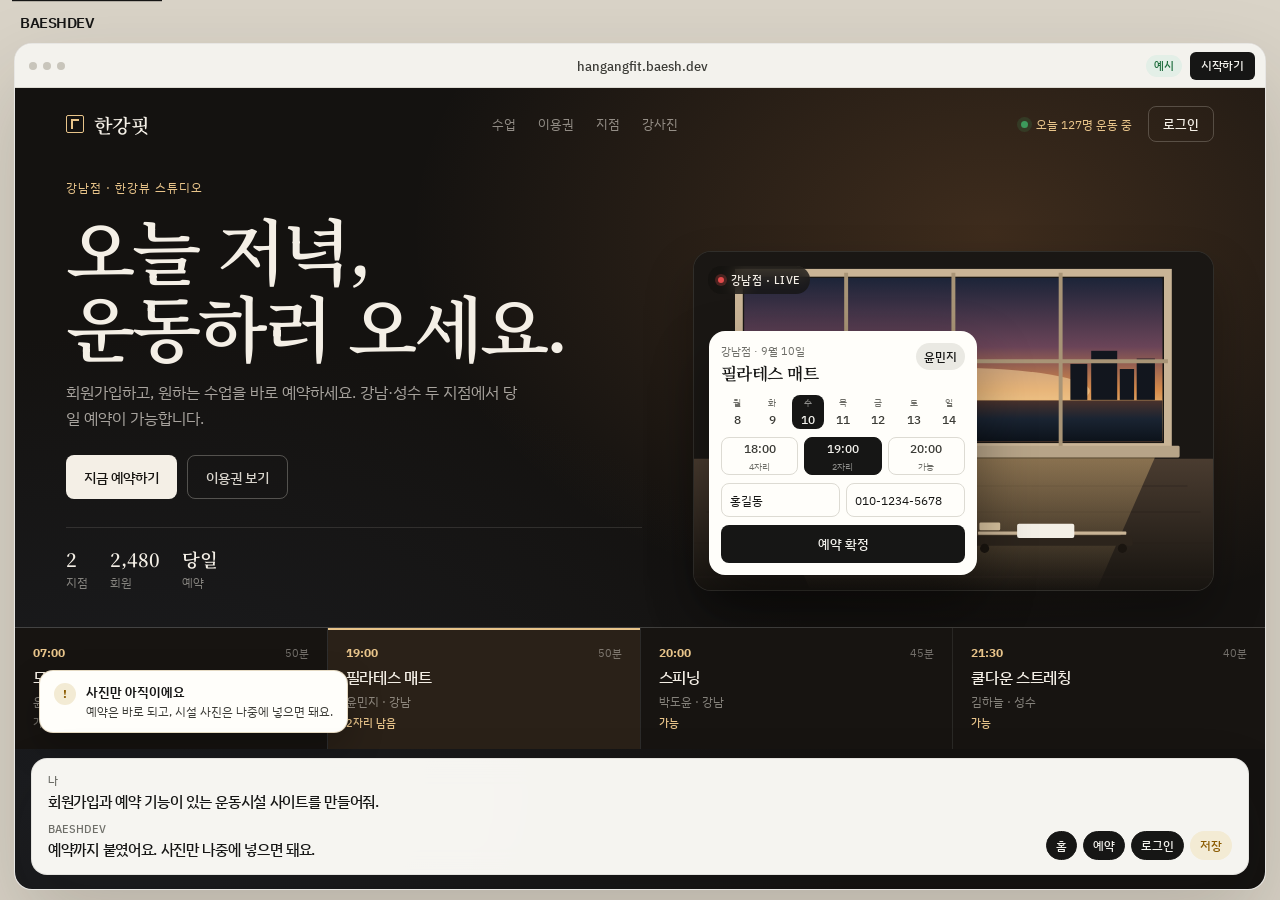
<file: index.html>
<!DOCTYPE html>
<html lang="ko">
<head>
  <meta charset="UTF-8">
  <meta name="viewport" content="width=device-width, initial-scale=1.0, viewport-fit=cover">
  <meta name="theme-color" content="#E8E4DB">
  <title>BAESHDEV — 아이디어를 서비스로</title>
  <link rel="preconnect" href="https://fonts.googleapis.com">
  <link rel="preconnect" href="https://fonts.gstatic.com" crossorigin>
  <link href="https://fonts.googleapis.com/css2?family=IBM+Plex+Sans+KR:wght@400;500;600;700&family=Noto+Serif+KR:wght@500;600;700&display=swap" rel="stylesheet">
  <link rel="stylesheet" href="css/intro.css">
</head>
<body>
<a class="skip" href="home.html">제품 페이지로 건너뛰기</a>

<div class="intro" id="intro">
  <header class="intro-top">
    <div class="brand">BAESHDEV</div>
  </header>

  <div class="stage">
    <div class="chrome">
      <div class="chrome-left">
        <div class="chrome-dots" aria-hidden="true"><i></i><i></i><i></i></div>
        <div class="chrome-brand">BAESHDEV</div>
      </div>
      <div class="chrome-url" id="chrome-url">baesh.dev</div>
      <div class="chrome-right">
        <div class="chrome-note" id="chrome-note"></div>
        <a class="btn-skip" href="home.html" data-skip>시작하기</a>
      </div>
    </div>

    <div class="site" id="site">
      <div class="site-atmosphere" aria-hidden="true"></div>

      <nav class="site-nav piece" data-piece="nav">
        <div class="site-brand">
          <i class="site-mark" aria-hidden="true"></i>
          <b>한강핏</b>
        </div>
        <div class="site-links">
          <span>수업</span>
          <span>이용권</span>
          <span>지점</span>
          <span>강사진</span>
        </div>
        <div class="site-nav-end">
          <em><i></i>오늘 127명 운동 중</em>
          <strong>로그인</strong>
        </div>
      </nav>

      <div class="site-main">
        <div class="site-copy piece" data-piece="hero">
          <p class="site-kicker">강남점 · 한강뷰 스튜디오</p>
          <h2>오늘 저녁,<br>운동하러 오세요.</h2>
          <p class="site-sub">회원가입하고, 원하는 수업을 바로 예약하세요. 강남·성수 두 지점에서 당일 예약이 가능합니다.</p>
          <div class="site-cta-row">
            <span class="site-cta">지금 예약하기</span>
            <span class="site-ghost">이용권 보기</span>
          </div>
          <ul class="site-facts">
            <li><b>2</b>지점</li>
            <li><b>2,480</b>회원</li>
            <li><b>당일</b>예약</li>
          </ul>
        </div>

        <div class="site-visual piece" data-piece="visual">
          <div class="studio">
            <svg class="studio-art" viewBox="0 0 800 520" preserveAspectRatio="xMidYMid slice" aria-hidden="true">
              <defs>
                <linearGradient id="hf-sky" x1="0" y1="0" x2="0" y2="1">
                  <stop offset="0" stop-color="#1C2438"/>
                  <stop offset=".42" stop-color="#6A4458"/>
                  <stop offset=".68" stop-color="#D4894A"/>
                  <stop offset=".86" stop-color="#F2C984"/>
                  <stop offset="1" stop-color="#C97848"/>
                </linearGradient>
                <linearGradient id="hf-river" x1="0" y1="0" x2="0" y2="1">
                  <stop offset="0" stop-color="#4A322C"/>
                  <stop offset=".45" stop-color="#1A2432"/>
                  <stop offset="1" stop-color="#0C121A"/>
                </linearGradient>
                <linearGradient id="hf-floor" x1="0" y1="0" x2="0" y2="1">
                  <stop offset="0" stop-color="#4A3C30"/>
                  <stop offset="1" stop-color="#171410"/>
                </linearGradient>
                <linearGradient id="hf-shaft" x1=".5" y1="0" x2=".5" y2="1">
                  <stop offset="0" stop-color="#F2C984" stop-opacity=".38"/>
                  <stop offset="1" stop-color="#F2C984" stop-opacity="0"/>
                </linearGradient>
                <clipPath id="hf-win"><rect x="78" y="40" width="644" height="252" rx="3"/></clipPath>
              </defs>
              <rect width="800" height="520" fill="#1A1714"/>
              <polygon points="0,318 800,318 800,520 0,520" fill="url(#hf-floor)"/>
              <g stroke="#2A221C" stroke-width="2" opacity=".35">
                <line x1="40" y1="360" x2="760" y2="360"/>
                <line x1="20" y1="400" x2="780" y2="400"/>
                <line x1="0" y1="448" x2="800" y2="448"/>
                <line x1="0" y1="500" x2="800" y2="500"/>
              </g>
              <g clip-path="url(#hf-win)">
                <rect x="78" y="40" width="644" height="252" fill="url(#hf-sky)"/>
                <ellipse cx="400" cy="214" rx="210" ry="36" fill="#F8D9A0" opacity=".55"/>
                <rect x="78" y="228" width="644" height="64" fill="url(#hf-river)"/>
                <rect x="372" y="228" width="56" height="64" fill="#F2C984" opacity=".22"/>
                <g fill="#12161E">
                  <rect x="108" y="186" width="22" height="42"/>
                  <rect x="134" y="168" width="30" height="60"/>
                  <rect x="168" y="178" width="18" height="50"/>
                  <rect x="196" y="158" width="36" height="70"/>
                  <rect x="580" y="172" width="26" height="56"/>
                  <rect x="612" y="152" width="40" height="76"/>
                  <rect x="656" y="180" width="22" height="48"/>
                  <rect x="682" y="164" width="28" height="64"/>
                </g>
                <path d="M78 228 L722 228" stroke="#E8B56A" stroke-width="1.2" opacity=".45"/>
              </g>
              <rect x="70" y="32" width="660" height="268" fill="none" stroke="#C9B496" stroke-width="12"/>
              <g stroke="#A89476" stroke-width="6">
                <line x1="400" y1="32" x2="400" y2="300"/>
                <line x1="235" y1="32" x2="235" y2="300"/>
                <line x1="565" y1="32" x2="565" y2="300"/>
                <line x1="70" y1="168" x2="730" y2="168"/>
              </g>
              <rect x="52" y="298" width="696" height="18" rx="2" fill="#B7A488"/>
              <polygon points="90,316 710,316 620,520 180,520" fill="url(#hf-shaft)"/>
              <g class="reformer">
                <g transform="translate(108,392)">
                  <rect y="28" width="268" height="16" rx="4" fill="#2C241C"/>
                  <rect x="10" y="22" width="248" height="5" rx="1" fill="#C9B496"/>
                  <rect x="78" y="10" width="96" height="22" rx="3" fill="#F3EFE6"/>
                  <rect x="12" y="8" width="36" height="12" rx="2" fill="#D9C4A0"/>
                  <circle cx="22" cy="48" r="7" fill="#1A1510"/>
                  <circle cx="250" cy="48" r="7" fill="#1A1510"/>
                </g>
                <g transform="translate(428,408)">
                  <rect y="28" width="248" height="16" rx="4" fill="#2C241C"/>
                  <rect x="10" y="22" width="228" height="5" rx="1" fill="#C9B496"/>
                  <rect x="70" y="10" width="88" height="22" rx="3" fill="#F3EFE6"/>
                  <rect x="12" y="8" width="32" height="12" rx="2" fill="#D9C4A0"/>
                  <circle cx="20" cy="48" r="7" fill="#1A1510"/>
                  <circle cx="232" cy="48" r="7" fill="#1A1510"/>
                </g>
              </g>
            </svg>
            <div class="studio-label"><i></i>강남점 · LIVE</div>
          </div>
          <aside class="tonight">
            <p>오늘 19:00 · 50분</p>
            <h3>필라테스 매트</h3>
            <div class="tonight-coach">
              <i>윤</i>
              <p>강사 윤민지<span>강남점 3스튜디오</span></p>
            </div>
            <div class="tonight-foot">
              <span>예약 가능</span>
              <b>2자리 남음</b>
            </div>
          </aside>
          <section class="book piece" data-piece="book" id="book">
            <header class="book-head">
              <div>
                <p>강남점 · 9월 10일</p>
                <h3>필라테스 매트</h3>
              </div>
              <span>윤민지</span>
            </header>
            <div class="days">
              <i><em>월</em>8</i>
              <i><em>화</em>9</i>
              <i class="on"><em>수</em>10</i>
              <i><em>목</em>11</i>
              <i><em>금</em>12</i>
              <i><em>토</em>13</i>
              <i><em>일</em>14</i>
            </div>
            <div class="book-slots">
              <button type="button" tabindex="-1">18:00<small>4자리</small></button>
              <button type="button" class="pick" tabindex="-1">19:00<small>2자리</small></button>
              <button type="button" tabindex="-1">20:00<small>가능</small></button>
            </div>
            <div class="book-form">
              <span>홍길동</span>
              <span>010-1234-5678</span>
            </div>
            <b class="book-go">예약 확정</b>
          </section>
        </div>
      </div>

      <div class="classes piece" data-piece="classes">
        <article>
          <header><b>07:00</b><small>50분</small></header>
          <span>모닝 요가</span>
          <em>윤서아 · 성수</em>
          <div class="seats full">가득</div>
        </article>
        <article class="on">
          <header><b>19:00</b><small>50분</small></header>
          <span>필라테스 매트</span>
          <em>윤민지 · 강남</em>
          <div class="seats">2자리 남음</div>
        </article>
        <article>
          <header><b>20:00</b><small>45분</small></header>
          <span>스피닝</span>
          <em>박도윤 · 강남</em>
          <div class="seats">가능</div>
        </article>
        <article>
          <header><b>21:30</b><small>40분</small></header>
          <span>쿨다운 스트레칭</span>
          <em>김하늘 · 성수</em>
          <div class="seats">가능</div>
        </article>
      </div>

      <div class="toast piece" data-piece="toast" id="toast">
        <i aria-hidden="true">!</i>
        <div>
          <b>사진만 아직이에요</b>
          <p>예약은 바로 되고, 시설 사진은 나중에 넣으면 돼요.</p>
        </div>
      </div>
    </div>

    <div class="promise" id="promise">
      <div class="promise-card" data-card="1">
        <p class="promise-line">당신의 아이디어를, 실제 서비스로.</p>
        <p class="promise-sub">코딩을 몰라도, 서버부터 배포까지 붙습니다.</p>
      </div>
      <div class="promise-card" data-card="2">
        <p class="promise-line">BAESHDEV는 화면만 그리지 않습니다.</p>
        <p class="promise-sub">돌아가게 만들고, 배포하고, 운영까지 붙입니다.</p>
      </div>
    </div>

    <div class="dock">
      <p class="example-tag">예를 들면</p>
      <div class="thread">
        <div class="bubble you">
          <span>나</span>
          <p id="prompt-text"></p>
        </div>
        <div class="bubble baesh" id="reply-wrap">
          <span>BAESHDEV</span>
          <p id="reply">서버부터 붙이고 있어요.</p>
        </div>
      </div>
      <div class="build" id="build">
        <i data-k="home">홈</i>
        <i data-k="book">예약</i>
        <i data-k="auth">로그인</i>
        <i data-k="store" class="miss">저장</i>
      </div>
      <div class="invite">
        <p class="invite-kicker">화면만 그려 주는 도구가 아니에요.</p>
        <p class="invite-line">돌아가고, 배포되고, 수익도 낼 수 있게.</p>
        <p class="invite-sub">모르는 서버·결제·배포는 AI가 연결합니다.</p>
      </div>
      <div class="dock-actions">
        <a class="btn-tour" href="home.html" data-enter>
          <span class="btn-tour-play" aria-hidden="true">
            <svg viewBox="0 0 24 24"><polygon points="8,6 18,12 8,18"/></svg>
          </span>
          더 둘러보기
        </a>
      </div>
    </div>
  </div>
</div>

<script src="js/intro.js"></script>
</body>
</html>
</file>
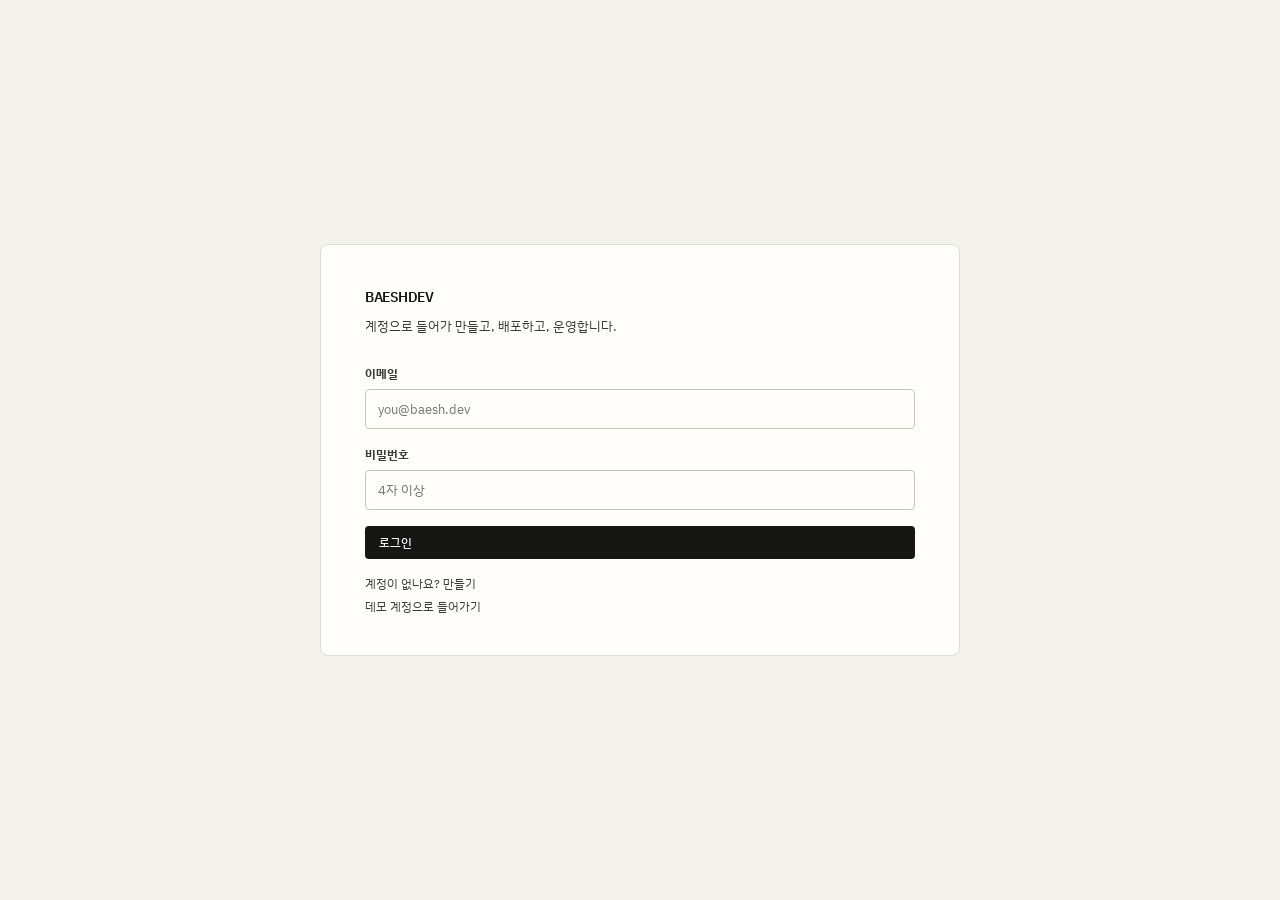
<file: app.html>
<!DOCTYPE html>
<html lang="ko">
<head>
  <meta charset="UTF-8">
  <meta name="viewport" content="width=device-width, initial-scale=1.0">
  <title>BAESHDEV — 작업 공간</title>
  <link rel="preconnect" href="https://fonts.googleapis.com">
  <link rel="preconnect" href="https://fonts.gstatic.com" crossorigin>
  <link href="https://fonts.googleapis.com/css2?family=IBM+Plex+Mono:wght@400;500&family=IBM+Plex+Sans+KR:wght@400;500;600;700&family=Noto+Serif+KR:wght@500;600;700&display=swap" rel="stylesheet">
  <link rel="stylesheet" href="css/app.css">
</head>
<body>

<!-- ══ 로그인 ══════════════════════════════════════════════ -->
<div id="login-screen" class="gate-screen active">
  <div class="np-card">
    <div style="margin-bottom:28px;">
      <a href="home.html" class="np-brand">BAESHDEV</a>
      <div class="np-lead" id="login-lead">계정으로 들어가 만들고, 배포하고, 운영합니다.</div>
    </div>
    <form id="auth-form">
      <div class="form-group" id="auth-name-wrap" style="display:none;">
        <label class="form-label" for="auth-name">이름</label>
        <input class="form-input" id="auth-name" name="name" autocomplete="name" placeholder="홍길동">
      </div>
      <div class="form-group">
        <label class="form-label" for="auth-email">이메일</label>
        <input class="form-input" id="auth-email" name="email" type="email" autocomplete="username" required placeholder="you@baesh.dev">
      </div>
      <div class="form-group">
        <label class="form-label" for="auth-password">비밀번호</label>
        <input class="form-input" id="auth-password" name="password" type="password" autocomplete="current-password" required placeholder="4자 이상">
      </div>
      <p class="form-hint" id="auth-error" hidden></p>
      <button class="btn btn-primary w-full" type="submit" id="auth-submit">로그인</button>
    </form>
    <div class="auth-switch">
      <button type="button" class="btn-ghost-link" id="auth-toggle">계정이 없나요? 만들기</button>
      <button type="button" class="btn-ghost-link" id="auth-demo">데모 계정으로 들어가기</button>
    </div>
  </div>
</div>

<!-- ══ 새 프로젝트 화면 ════════════════════════════════════ -->
<div id="new-project-screen" class="gate-screen">
  <div class="np-card">
    <div style="margin-bottom:32px;">
      <div class="np-top">
        <a href="home.html" class="np-brand">BAESHDEV</a>
        <button type="button" class="btn-ghost-link" id="np-logout">나가기</button>
      </div>
      <div class="np-lead">서비스를 만들고, 연결하고, 배포하고, 운영합니다.</div>
      <div class="np-user" id="np-user"></div>
    </div>

    <div class="tab-list" id="np-tabs">
      <button class="tab-btn active" data-tab="natural">설명으로 시작</button>
      <button class="tab-btn" data-tab="template">예시 선택</button>
      <button class="tab-btn" data-tab="repo">저장소 연결</button>
    </div>

    <!-- 자연어 -->
    <div class="tab-panel active" id="tab-natural">
      <div class="form-group">
        <label class="form-label">어떤 서비스를 만들고 싶으세요?</label>
        <textarea class="form-textarea" id="natural-input" placeholder="예) 회원가입과 예약 기능이 있는 운동시설 사이트를 만들어줘. 월 5만원 이하로 운영하고 싶어."></textarea>
        <div class="form-hint">기술 용어를 몰라도 괜찮아요. 만들고 싶은 것을 자유롭게 설명해 주세요.</div>
      </div>
      <div id="ai-analysis" style="display:none;margin-bottom:16px;"></div>
      <div style="display:flex;gap:10px;">
        <button class="btn btn-primary w-full" id="btn-analyze">분석하기</button>
        <button class="btn btn-primary w-full" id="btn-start-natural" style="display:none;">프로젝트 시작</button>
      </div>
    </div>

    <!-- 템플릿 -->
    <div class="tab-panel" id="tab-template">
      <div style="display:grid;grid-template-columns:1fr 1fr;gap:12px;" id="tmpl-grid"></div>
      <button class="btn btn-primary w-full mt-16" id="btn-start-tmpl" style="display:none;">선택한 프로젝트로 시작</button>
    </div>

    <!-- 저장소 -->
    <div class="tab-panel" id="tab-repo">
      <div class="info-box ib-blue mb-12">
        <svg viewBox="0 0 24 24"><circle cx="12" cy="12" r="10"/><line x1="12" y1="8" x2="12" y2="12"/><line x1="12" y1="16" x2="12.01" y2="16"/></svg>
        <span>저장소를 연결하면 기존 코드를 불러와 AI가 분석해요. <strong>데모에서는 실제 연결이 이루어지지 않아요.</strong></span>
      </div>
      <div class="form-group">
        <label class="form-label">저장소 URL</label>
        <input class="form-input" id="repo-url" placeholder="https://github.com/username/repo" type="url">
      </div>
      <button class="btn btn-primary w-full" id="btn-start-repo">저장소로 시작</button>
    </div>
  </div>
</div>

<!-- ══ 앱 셸 ═══════════════════════════════════════════════ -->
<div id="app-shell" style="display:none;">

  <!-- 헤더 -->
  <header id="app-header">
    <a href="home.html" class="header-logo">BAESHDEV</a>
    <button class="header-proj-btn" id="hdr-proj-btn">
      <span id="hdr-proj-name" class="truncate">프로젝트</span>
      <span class="env-badge" id="hdr-env-badge">운영</span>
      <svg style="width:12px;height:12px;stroke:#94A3B8;fill:none;stroke-width:2;stroke-linecap:round;" viewBox="0 0 24 24"><polyline points="6,9 12,15 18,9"/></svg>
    </button>
    <div class="h-spacer"></div>
    <div class="h-actions">
      <span class="tag tag-demo">데모</span>
      <div class="hdr-user" id="hdr-user" hidden>
        <span id="hdr-user-name"></span>
        <button type="button" class="btn-ghost-link" id="btn-logout">나가기</button>
      </div>
      <button class="btn-icon" title="알림" onclick="showToast('새 알림이 없어요','info')">
        <svg viewBox="0 0 24 24"><path d="M18 8A6 6 0 0 0 6 8c0 7-3 9-3 9h18s-3-2-3-9"/><path d="M13.73 21a2 2 0 0 1-3.46 0"/></svg>
      </button>
      <button class="btn btn-primary btn-sm" onclick="navigate('deploy')">
        <svg viewBox="0 0 24 24"><path d="M22 2L11 13"/><polygon points="22,2 15,22 11,13 2,9"/></svg>
        배포
      </button>
    </div>
  </header>

  <!-- 사이드바 -->
  <aside id="app-sidebar">
    <div class="sb-label">프로젝트</div>
    <div class="nav-item active" data-nav="overview">
      <span class="ni-icon"><svg viewBox="0 0 24 24"><rect x="3" y="3" width="7" height="7"/><rect x="14" y="3" width="7" height="7"/><rect x="3" y="14" width="7" height="7"/><rect x="14" y="14" width="7" height="7"/></svg></span>
      <span>개요</span>
    </div>
    <div class="nav-item" data-nav="workspace">
      <span class="ni-icon"><svg viewBox="0 0 24 24"><polyline points="16,18 22,12 16,6"/><polyline points="8,6 2,12 8,18"/></svg></span>
      <span>개발 공간</span>
    </div>

    <div class="sb-label">인프라</div>
    <div class="nav-item" data-nav="connections">
      <span class="ni-icon"><svg viewBox="0 0 24 24"><path d="M10 13a5 5 0 0 0 7.54.54l3-3a5 5 0 0 0-7.07-7.07l-1.72 1.71"/><path d="M14 11a5 5 0 0 0-7.54-.54l-3 3a5 5 0 0 0 7.07 7.07l1.71-1.71"/></svg></span>
      <span>연결 관리</span>
      <span class="nav-badge nb-blue" id="badge-conn">5</span>
    </div>
    <div class="nav-item" data-nav="infra">
      <span class="ni-icon"><svg viewBox="0 0 24 24"><circle cx="12" cy="12" r="2"/><path d="M12 2a10 10 0 0 1 0 20A10 10 0 0 1 12 2z"/><path d="M2 12h20M12 2a15.3 15.3 0 0 1 4 10 15.3 15.3 0 0 1-4 10 15.3 15.3 0 0 1-4-10 15.3 15.3 0 0 1 4-10z"/></svg></span>
      <span>인프라 지도</span>
    </div>

    <div class="sb-label">품질</div>
    <div class="nav-item" data-nav="diagnostics">
      <span class="ni-icon"><svg viewBox="0 0 24 24"><path d="M22 12h-4l-3 9L9 3l-3 9H2"/></svg></span>
      <span>배포 준비 진단</span>
      <span class="nav-badge nb-amber" id="badge-diag">3</span>
    </div>
    <div class="nav-item" data-nav="security">
      <span class="ni-icon"><svg viewBox="0 0 24 24"><path d="M12 22s8-4 8-10V5l-8-3-8 3v7c0 6 8 10 8 10z"/></svg></span>
      <span>보안 점검</span>
      <span class="nav-badge nb-red" id="badge-sec">2</span>
    </div>

    <div class="sb-label">운영</div>
    <div class="nav-item" data-nav="cost">
      <span class="ni-icon"><svg viewBox="0 0 24 24"><line x1="12" y1="1" x2="12" y2="23"/><path d="M17 5H9.5a3.5 3.5 0 0 0 0 7h5a3.5 3.5 0 0 1 0 7H6"/></svg></span>
      <span>비용 현황</span>
    </div>
    <div class="nav-item" data-nav="deploy">
      <span class="ni-icon"><svg viewBox="0 0 24 24"><path d="M22 2L11 13"/><polygon points="22,2 15,22 11,13 2,9"/></svg></span>
      <span>배포 관리</span>
    </div>
    <div class="nav-item" data-nav="monitor">
      <span class="ni-icon"><svg viewBox="0 0 24 24"><polyline points="22,12 18,12 15,21 9,3 6,12 2,12"/></svg></span>
      <span>운영 모니터링</span>
      <span class="nav-badge nb-red" id="badge-mon">3</span>
    </div>
    <div class="nav-item" data-nav="history">
      <span class="ni-icon"><svg viewBox="0 0 24 24"><circle cx="12" cy="12" r="10"/><polyline points="12,6 12,12 16,14"/></svg></span>
      <span>변경 기록</span>
    </div>

    <div class="sb-footer">
      <div class="nav-item" onclick="backToNew()">
        <span class="ni-icon"><svg viewBox="0 0 24 24"><line x1="12" y1="5" x2="12" y2="19"/><line x1="5" y1="12" x2="19" y2="12"/></svg></span>
        <span>새 프로젝트</span>
      </div>
    </div>
  </aside>

  <!-- 메인 -->
  <main id="app-main">

    <!-- 개요 -->
    <div class="screen active" id="screen-overview">
      <div class="page-wrap">
        <div class="page-top">
          <div>
            <div class="page-title" id="ov-title">프로젝트</div>
            <div class="page-sub" id="ov-sub"></div>
          </div>
          <div class="page-actions">
            <button class="btn btn-secondary btn-sm" onclick="openWorkspace()">
              <svg viewBox="0 0 24 24"><polyline points="16,18 22,12 16,6"/><polyline points="8,6 2,12 8,18"/></svg>
              개발 공간
            </button>
            <button class="btn btn-primary btn-sm" onclick="navigate('deploy')">
              <svg viewBox="0 0 24 24"><path d="M22 2L11 13"/><polygon points="22,2 15,22 11,13 2,9"/></svg>
              배포하기
            </button>
          </div>
        </div>
        <!-- 흐름 단계 -->
        <div class="flow-bar" id="flow-bar"></div>
        <!-- 상태 카드 -->
        <div class="grid-4 mb-20" id="ov-stats"></div>
        <!-- 알림 -->
        <div id="ov-alerts" class="mb-20"></div>
        <!-- 2열 -->
        <div class="grid-2">
          <div class="card">
            <div class="card-title">
              <svg viewBox="0 0 24 24"><circle cx="12" cy="12" r="10"/><polyline points="12,6 12,12 16,14"/></svg>
              최근 활동
            </div>
            <div id="ov-log"></div>
            <button class="btn btn-ghost btn-sm mt-8" onclick="navigate('history')">전체 보기</button>
          </div>
          <div class="card">
            <div class="card-title">
              <svg viewBox="0 0 24 24"><polygon points="12,2 15.09,8.26 22,9.27 17,14.14 18.18,21.02 12,17.77 5.82,21.02 7,14.14 2,9.27 8.91,8.26"/></svg>
              지금 해야 할 일
            </div>
            <div id="ov-todo"></div>
          </div>
        </div>
      </div>
    </div>

    <!-- 연결 관리 -->
    <div class="screen" id="screen-connections">
      <div class="page-wrap">
        <div class="page-top">
          <div>
            <div class="page-title">연결 관리</div>
            <div class="page-sub">저장소, 클라우드, 데이터베이스 등 외부 서비스를 연결하고 관리해요.</div>
          </div>
          <button class="btn btn-primary btn-sm" onclick="showToast('데모: 서비스 추가','info')">
            <svg viewBox="0 0 24 24"><line x1="12" y1="5" x2="12" y2="19"/><line x1="5" y1="12" x2="19" y2="12"/></svg>
            서비스 추가
          </button>
        </div>
        <div class="info-box ib-amber mb-20">
          <svg viewBox="0 0 24 24"><path d="M10.29 3.86L1.82 18a2 2 0 0 0 1.71 3h16.94a2 2 0 0 0 1.71-3L13.71 3.86a2 2 0 0 0-3.42 0z"/><line x1="12" y1="9" x2="12" y2="13"/><line x1="12" y1="17" x2="12.01" y2="17"/></svg>
          <span>인증 정보와 비밀 키는 채팅·로그에 절대 노출되지 않아요. <strong>읽기 전용</strong>과 <strong>변경 가능</strong> 접근 권한을 구분해서 부여하세요.</span>
        </div>
        <div id="conn-list" style="display:flex;flex-direction:column;gap:10px;"></div>
      </div>
    </div>

    <!-- 인프라 지도 -->
    <div class="screen" id="screen-infra">
      <div class="page-wrap">
        <div class="page-top">
          <div>
            <div class="page-title">인프라 지도</div>
            <div class="page-sub">구성 요소와 연결 관계를 확인해요. 노드를 클릭하면 상세 정보를 볼 수 있어요.</div>
          </div>
          <div class="page-actions">
            <button class="btn btn-secondary btn-sm" id="map-toggle">3D 뷰</button>
            <button class="btn btn-secondary btn-sm" onclick="navigate('connections')">목록 보기</button>
          </div>
        </div>
        <!-- 범례 -->
        <div style="display:flex;gap:16px;flex-wrap:wrap;margin-bottom:12px;font-size:.75rem;color:#94A3B8;align-items:center;">
          <span style="display:flex;align-items:center;gap:5px;"><span style="width:20px;height:2px;background:#2563EB;display:inline-block;border-radius:2px;"></span>연결 확인됨</span>
          <span style="display:flex;align-items:center;gap:5px;"><span style="width:20px;height:2px;border-top:2px dashed #CBD5E1;display:inline-block;"></span>구성 요소 관계</span>
          <span style="display:flex;align-items:center;gap:4px;"><span class="dot dot-ok"></span>정상</span>
          <span style="display:flex;align-items:center;gap:4px;"><span class="dot dot-warn"></span>확인 필요</span>
          <span style="display:flex;align-items:center;gap:4px;"><span class="dot dot-error"></span>오류</span>
          <span style="display:flex;align-items:center;gap:4px;"><span style="width:8px;height:8px;border:2px dashed #CBD5E1;border-radius:50%;display:inline-block;"></span>미연결</span>
        </div>
        <div class="infra-canvas" id="infra-canvas" style="height:460px;margin-bottom:20px;"></div>
        <div class="grid-4" id="infra-node-list"></div>
      </div>
    </div>

    <!-- 배포 준비 진단 -->
    <div class="screen" id="screen-diagnostics">
      <div class="page-wrap">
        <div class="page-top">
          <div>
            <div class="page-title">배포 준비 진단</div>
            <div class="page-sub">서비스 실행에 필요한 구성이 갖춰졌는지 확인해요.</div>
          </div>
          <button class="btn btn-secondary btn-sm" id="btn-rediag">
            <svg viewBox="0 0 24 24"><polyline points="23,4 23,11 16,11"/><path d="M20.49,15a9,9,0,1,1-.28-4.69"/></svg>
            다시 진단
          </button>
        </div>
        <div class="info-box ib-gray mb-20" id="diag-last-check">
          <svg viewBox="0 0 24 24"><circle cx="12" cy="12" r="10"/><line x1="12" y1="8" x2="12" y2="12"/><line x1="12" y1="16" x2="12.01" y2="16"/></svg>
          <span>마지막 확인: 2026-09-09 11:45 (데모) — 확정된 문제와 추가 확인이 필요한 항목을 구분해서 표시해요.</span>
        </div>
        <div class="grid-4 mb-20" id="diag-summary"></div>
        <div id="diag-items"></div>
      </div>
    </div>

    <!-- 보안 점검 -->
    <div class="screen" id="screen-security">
      <div class="page-wrap">
        <div class="page-top">
          <div>
            <div class="page-title">보안 점검</div>
            <div class="page-sub">코드, 설정, 인프라의 보안 문제를 확인하고 수정해요.</div>
          </div>
          <button class="btn btn-secondary btn-sm" onclick="showToast('데모: 재점검 시뮬레이션','info')">
            <svg viewBox="0 0 24 24"><polyline points="23,4 23,11 16,11"/><path d="M20.49,15a9,9,0,1,1-.28-4.69"/></svg>
            재점검
          </button>
        </div>
        <div class="info-box ib-amber mb-20">
          <svg viewBox="0 0 24 24"><path d="M10.29 3.86L1.82 18a2 2 0 0 0 1.71 3h16.94a2 2 0 0 0 1.71-3L13.71 3.86a2 2 0 0 0-3.42 0z"/><line x1="12" y1="9" x2="12" y2="13"/><line x1="12" y1="17" x2="12.01" y2="17"/></svg>
          <span>지원되는 범위 내의 점검 결과예요. <strong>이 결과만으로 서비스 전체의 보안을 보장하지 않아요.</strong> 마지막 점검: 2026-09-09 10:00 (데모)</span>
        </div>
        <div class="grid-4 mb-20" id="sec-summary"></div>
        <div id="sec-list"></div>
      </div>
    </div>

    <!-- 비용 현황 -->
    <div class="screen" id="screen-cost">
      <div class="page-wrap">
        <div class="page-top">
          <div>
            <div class="page-title">비용 현황 및 예측</div>
            <div class="page-sub">서비스 운영비와 플랫폼 이용비를 구분해서 확인해요.</div>
          </div>
        </div>
        <div class="info-box ib-gray mb-20">
          <svg viewBox="0 0 24 24"><circle cx="12" cy="12" r="10"/><line x1="12" y1="8" x2="12" y2="12"/><line x1="12" y1="16" x2="12.01" y2="16"/></svg>
          <span>연결되지 않은 서비스의 비용은 알 수 없어요. 알 수 없는 항목을 0원으로 처리하지 않아요.</span>
        </div>
        <div class="grid-4 mb-20" id="cost-stats"></div>
        <div class="card mb-20">
          <div class="card-title">
            <svg viewBox="0 0 24 24"><circle cx="12" cy="12" r="3"/><path d="M19.07 4.93a10 10 0 0 1 0 14.14M4.93 4.93a10 10 0 0 0 0 14.14"/></svg>
            사용량 가정 설정
          </div>
          <div class="info-box ib-blue mb-16">
            <svg viewBox="0 0 24 24"><circle cx="12" cy="12" r="10"/><line x1="12" y1="8" x2="12" y2="12"/><line x1="12" y1="16" x2="12.01" y2="16"/></svg>
            <span>단순 방문자 수만으로 정확한 비용을 산출할 수 없어요. 아래 가정과 계산 범위를 함께 확인하세요.</span>
          </div>
          <div class="grid-3" id="cost-sliders"></div>
        </div>
        <div class="card mb-20">
          <div class="card-title">
            <svg viewBox="0 0 24 24"><line x1="12" y1="1" x2="12" y2="23"/><path d="M17 5H9.5a3.5 3.5 0 0 0 0 7h5a3.5 3.5 0 0 1 0 7H6"/></svg>
            비용 항목 상세
          </div>
          <div id="cost-table"></div>
        </div>
        <div class="card">
          <div class="card-title">
            <svg viewBox="0 0 24 24"><circle cx="12" cy="12" r="10"/><polyline points="16,12 12,8 8,12"/><line x1="12" y1="16" x2="12" y2="8"/></svg>
            비용 절감 제안
          </div>
          <div id="cost-tips"></div>
        </div>
      </div>
    </div>

    <!-- 배포 관리 -->
    <div class="screen" id="screen-deploy">
      <div class="page-wrap">
        <div class="page-top">
          <div>
            <div class="page-title">배포 관리</div>
            <div class="page-sub">개발·스테이징·운영 환경을 구분하고 배포 전 상태를 확인해요.</div>
          </div>
          <div style="display:flex;gap:2px;background:var(--bg);border:1px solid var(--line);border-radius:4px;padding:2px;" id="env-switcher">
            <button class="btn btn-sm" id="env-dev"     onclick="switchEnv('dev')">개발</button>
            <button class="btn btn-sm" id="env-staging" onclick="switchEnv('staging')">스테이징</button>
            <button class="btn btn-sm" id="env-prod"    onclick="switchEnv('production')" style="background:var(--cta);color:var(--on-cta);">운영</button>
          </div>
        </div>
        <div class="card mb-20" id="deploy-preflight">
          <div class="card-title">
            <svg viewBox="0 0 24 24"><path d="M9 11l3 3L22 4"/><path d="M21 12v7a2 2 0 0 1-2 2H5a2 2 0 0 1-2-2V5a2 2 0 0 1 2-2h11"/></svg>
            배포 전 확인
          </div>
          <div id="preflight-content"></div>
          <div style="display:flex;gap:10px;margin-top:16px;" id="deploy-btns"></div>
        </div>
        <div class="card mb-20" id="deploy-progress-card" style="display:none;">
          <div class="card-title">
            <svg viewBox="0 0 24 24"><circle cx="12" cy="12" r="10"/><polyline points="12,6 12,12 16,14"/></svg>
            배포 진행 중
          </div>
          <div id="deploy-steps"></div>
        </div>
        <div class="card">
          <div class="card-title">
            <svg viewBox="0 0 24 24"><path d="M14 2H6a2 2 0 0 0-2 2v16a2 2 0 0 0 2 2h12a2 2 0 0 0 2-2V8z"/><polyline points="14,2 14,8 20,8"/></svg>
            배포 기록
          </div>
          <div id="deploy-history"></div>
        </div>
      </div>
    </div>

    <!-- 운영 모니터링 -->
    <div class="screen" id="screen-monitor">
      <div class="page-wrap">
        <div class="page-top">
          <div>
            <div class="page-title">운영 모니터링</div>
            <div class="page-sub">서비스 상태와 오류를 확인하고 AI로 분석해요.</div>
          </div>
          <button class="btn btn-secondary btn-sm" onclick="showToast('데모: 알림 채널 설정 (Slack, 이메일)','info')">알림 설정</button>
        </div>
        <div class="info-box ib-gray mb-20">
          <svg viewBox="0 0 24 24"><circle cx="12" cy="12" r="10"/><line x1="12" y1="8" x2="12" y2="12"/><line x1="12" y1="16" x2="12.01" y2="16"/></svg>
          <span>외부 알림은 채널을 연결하고 활성화한 경우에만 발송돼요. 아직 알림 채널이 연결되지 않았어요.</span>
        </div>
        <div class="grid-4 mb-20" id="mon-stats"></div>
        <div class="grid-2 mb-20">
          <div class="card">
            <div class="card-title"><svg viewBox="0 0 24 24"><polyline points="22,12 18,12 15,21 9,3 6,12 2,12"/></svg>응답 시간 (ms)</div>
            <div class="mini-chart" id="chart-resp"></div>
            <div style="font-size:.73rem;color:#94A3B8;margin-top:5px;">최근 15회 요청 (데모)</div>
          </div>
          <div class="card">
            <div class="card-title"><svg viewBox="0 0 24 24"><circle cx="12" cy="12" r="10"/><line x1="12" y1="8" x2="12" y2="12"/><line x1="12" y1="16" x2="12.01" y2="16"/></svg>오류 발생 추이</div>
            <div class="mini-chart" id="chart-err"></div>
            <div style="font-size:.73rem;color:#94A3B8;margin-top:5px;">최근 15회 요청 (데모)</div>
          </div>
        </div>
        <div class="card mb-20">
          <div class="card-title"><svg viewBox="0 0 24 24"><path d="M10.29 3.86L1.82 18a2 2 0 0 0 1.71 3h16.94a2 2 0 0 0 1.71-3L13.71 3.86a2 2 0 0 0-3.42 0z"/><line x1="12" y1="9" x2="12" y2="13"/><line x1="12" y1="17" x2="12.01" y2="17"/></svg>최근 오류</div>
          <div id="mon-errors"></div>
        </div>
        <div class="card" id="mon-analysis" style="display:none;">
          <div class="card-title"><svg viewBox="0 0 24 24"><circle cx="11" cy="11" r="8"/><line x1="21" y1="21" x2="16.65" y2="16.65"/></svg>AI 오류 분석</div>
          <div id="mon-analysis-content"></div>
        </div>
      </div>
    </div>

    <!-- 변경 기록 -->
    <div class="screen" id="screen-history">
      <div class="page-wrap">
        <div class="page-top">
          <div>
            <div class="page-title">변경 기록</div>
            <div class="page-sub">개발·설정·배포의 모든 변경 내역을 확인하고 복구할 수 있어요.</div>
          </div>
        </div>
        <div class="info-box ib-gray mb-20">
          <svg viewBox="0 0 24 24"><circle cx="12" cy="12" r="10"/><line x1="12" y1="8" x2="12" y2="12"/><line x1="12" y1="16" x2="12.01" y2="16"/></svg>
          <span>애플리케이션 롤백이 데이터베이스 변경을 자동으로 되돌리지 않아요. DB 마이그레이션은 별도로 확인하세요.</span>
        </div>
        <div style="display:flex;gap:6px;flex-wrap:wrap;margin-bottom:16px;" id="hist-filters"></div>
        <div class="timeline" id="hist-timeline"></div>
      </div>
    </div>

  </main>
</div>

<!-- ══ 워크스페이스 오버레이 ════════════════════════════════ -->
<div id="ws-overlay">
  <div class="ws-header">
    <span style="font-weight:600;font-size:.875rem;letter-spacing:-.03em;color:var(--ink);">BAESHDEV</span>
    <span style="color:#E2E8F0;">|</span>
    <span id="ws-proj-name" style="font-size:.875rem;font-weight:700;color:#475569;"></span>
    <span class="env-badge" id="ws-env-badge">운영</span>
    <div style="flex:1;"></div>
    <span class="tag tag-demo">데모</span>
    <button class="btn btn-secondary btn-sm" id="ws-chat-toggle">AI 채팅</button>
    <button class="btn btn-secondary btn-sm" onclick="closeWorkspace()">닫기</button>
  </div>
  <div class="ws-body" id="ws-body">
    <!-- 중앙 -->
    <div class="ws-main">
      <div class="ws-toolbar">
        <div class="ws-tabs" id="ws-tabs">
          <div class="ws-tab active" data-panel="preview">
            <svg viewBox="0 0 24 24"><rect x="2" y="3" width="20" height="14" rx="2"/><line x1="8" y1="21" x2="16" y2="21"/><line x1="12" y1="17" x2="12" y2="21"/></svg>
            미리보기
          </div>
          <div class="ws-tab" data-panel="code">
            <svg viewBox="0 0 24 24"><polyline points="16,18 22,12 16,6"/><polyline points="8,6 2,12 8,18"/></svg>
            코드
          </div>
          <div class="ws-tab" data-panel="infra-mini">
            <svg viewBox="0 0 24 24"><circle cx="12" cy="12" r="2"/><path d="M12 2a10 10 0 0 1 0 20A10 10 0 0 1 12 2z"/></svg>
            인프라
          </div>
          <div class="ws-tab" data-panel="logs">
            <svg viewBox="0 0 24 24"><path d="M14 2H6a2 2 0 0 0-2 2v16a2 2 0 0 0 2 2h12a2 2 0 0 0 2-2V8z"/><polyline points="14,2 14,8 20,8"/></svg>
            로그
          </div>
        </div>
        <button class="btn btn-secondary btn-sm" onclick="showToast('데모: 변경 내역 확인 및 되돌리기','info')">되돌리기</button>
      </div>
      <div class="ws-content">
        <!-- 미리보기 -->
        <div class="ws-panel active" id="ws-preview">
          <div style="display:flex;flex-direction:column;height:100%;">
            <div style="padding:8px 14px;background:var(--bg);border-bottom:1px solid var(--line);display:flex;align-items:center;gap:8px;flex-shrink:0;">
              <div style="display:flex;gap:5px;"><span style="width:8px;height:8px;border-radius:50%;background:var(--line-2);"></span><span style="width:8px;height:8px;border-radius:50%;background:var(--line-2);"></span><span style="width:8px;height:8px;border-radius:50%;background:var(--line-2);"></span></div>
              <div style="flex:1;text-align:center;font-family:var(--font-mono);font-size:.6875rem;color:var(--muted);" id="ws-preview-url">hangangfit.baesh.dev</div>
              <span class="tag tag-demo">preview</span>
            </div>
            <div id="ws-preview-body" style="flex:1;overflow-y:auto;background:#141210;"></div>
          </div>
        </div>
        <!-- 코드 -->
        <div class="ws-panel" id="ws-code">
          <div style="display:grid;grid-template-columns:200px 1fr;height:100%;">
            <div style="border-right:1px solid var(--line);overflow-y:auto;padding:8px 0;background:var(--bg-elev);" id="file-tree"></div>
            <div style="overflow-y:auto;background:#161615;padding:16px;" id="code-viewer">
              <div style="font-family:var(--font-mono);font-size:.8rem;color:#E8E6DF;line-height:1.8;white-space:pre-wrap;">// 파일을 선택하면 코드가 표시됩니다.</div>
            </div>
          </div>
        </div>
        <!-- 인프라 미니 -->
        <div class="ws-panel" id="ws-infra-mini">
          <div style="padding:16px;overflow-y:auto;">
            <div class="info-box ib-blue mb-12">
              <svg viewBox="0 0 24 24"><circle cx="12" cy="12" r="10"/><line x1="12" y1="8" x2="12" y2="12"/><line x1="12" y1="16" x2="12.01" y2="16"/></svg>
              <span>현재 프로젝트의 인프라 연결 상태예요.</span>
            </div>
            <div id="ws-infra-body"></div>
            <button class="btn btn-secondary btn-sm w-full mt-12" onclick="closeWorkspace();navigate('infra')">전체 인프라 지도 보기</button>
          </div>
        </div>
        <!-- 로그 -->
        <div class="ws-panel" id="ws-logs">
          <div style="background:#161615;height:100%;padding:16px;overflow-y:auto;font-family:var(--font-mono);font-size:.78rem;line-height:1.8;color:#E8E6DF;" id="log-content"></div>
        </div>
      </div>
    </div>
    <!-- AI 채팅 -->
    <div class="chat-panel" id="chat-panel">
      <div class="chat-header">
        <span class="chat-title">AI 어시스턴트</span>
        <span class="tag tag-blue" style="font-size:.68rem;">컨텍스트 연결됨</span>
      </div>
      <div class="chat-ctx">
        <svg style="width:12px;height:12px;stroke:#94A3B8;fill:none;stroke-width:2;" viewBox="0 0 24 24"><path d="M22 19a2 2 0 0 1-2 2H4a2 2 0 0 1-2-2V5a2 2 0 0 1 2-2h5l2 3h9a2 2 0 0 1 2 2z"/></svg>
        프로젝트: <strong id="chat-proj">운동시설 예약 사이트</strong>
        <span style="color:#E2E8F0;">|</span>
        <span id="chat-env-label">운영 환경</span>
      </div>
      <div class="chat-messages" id="chat-messages"></div>
      <div class="chat-input-area">
        <div class="model-row">
          <svg style="width:12px;height:12px;" viewBox="0 0 24 24"><rect x="2" y="3" width="20" height="14" rx="2"/><line x1="8" y1="21" x2="16" y2="21"/><line x1="12" y1="17" x2="12" y2="21"/></svg>
          모델:
          <select id="model-select">
            <option value="gpt4o">GPT-4o</option>
            <option value="claude">Claude 3.5 Sonnet</option>
            <option value="gemini">Gemini 1.5 Pro</option>
            <option value="llama">Llama 3.1</option>
          </select>
          <span class="tag tag-demo" style="font-size:.62rem;padding:1px 6px;">데모</span>
        </div>
        <div class="chat-suggestions" id="chat-sugs"></div>
        <div class="chat-input-wrap">
          <textarea class="chat-input" id="chat-input" rows="1" placeholder="AI에게 요청하세요..."></textarea>
          <button class="chat-send" id="chat-send">
            <svg viewBox="0 0 24 24"><line x1="22" y1="2" x2="11" y2="13"/><polygon points="22,2 15,22 11,13 2,9"/></svg>
          </button>
        </div>
      </div>
    </div>
  </div>
</div>

<!-- 모달: 보안 수정 -->
<div class="modal-backdrop" id="modal-sec-fix">
  <div class="modal">
    <div class="modal-header">
      <div class="modal-title" id="sec-fix-title">보안 문제 수정</div>
      <button class="modal-close" onclick="closeModal('modal-sec-fix')">×</button>
    </div>
    <div id="sec-fix-body"></div>
    <div style="display:flex;gap:10px;margin-top:20px;">
      <button class="btn btn-secondary w-full" onclick="closeModal('modal-sec-fix')">취소</button>
      <button class="btn btn-primary w-full" id="sec-fix-confirm">수정 적용 (데모)</button>
    </div>
  </div>
</div>

<!-- 모달: 서비스 연결 -->
<div class="modal-backdrop" id="modal-conn">
  <div class="modal">
    <div class="modal-header">
      <div class="modal-title" id="conn-modal-title">서비스 연결</div>
      <button class="modal-close" onclick="closeModal('modal-conn')">×</button>
    </div>
    <div id="conn-modal-body"></div>
    <div style="display:flex;gap:10px;margin-top:20px;">
      <button class="btn btn-secondary w-full" onclick="closeModal('modal-conn')">취소</button>
      <button class="btn btn-primary w-full" id="conn-confirm">연결 (데모)</button>
    </div>
  </div>
</div>

<!-- 모달: 롤백 -->
<div class="modal-backdrop" id="modal-rollback">
  <div class="modal">
    <div class="modal-header">
      <div class="modal-title">이전 버전으로 롤백</div>
      <button class="modal-close" onclick="closeModal('modal-rollback')">×</button>
    </div>
    <div id="rollback-body"></div>
    <div style="display:flex;gap:10px;margin-top:20px;">
      <button class="btn btn-secondary w-full" onclick="closeModal('modal-rollback')">취소</button>
      <button class="btn btn-danger w-full" id="rollback-confirm">롤백 실행 (데모)</button>
    </div>
  </div>
</div>

<!-- 토스트 -->
<div id="toast-container"></div>

<script src="js/data.js"></script>
<script src="js/fit-preview.js"></script>
<script src="js/app.js"></script>
</body>
</html>
</file>
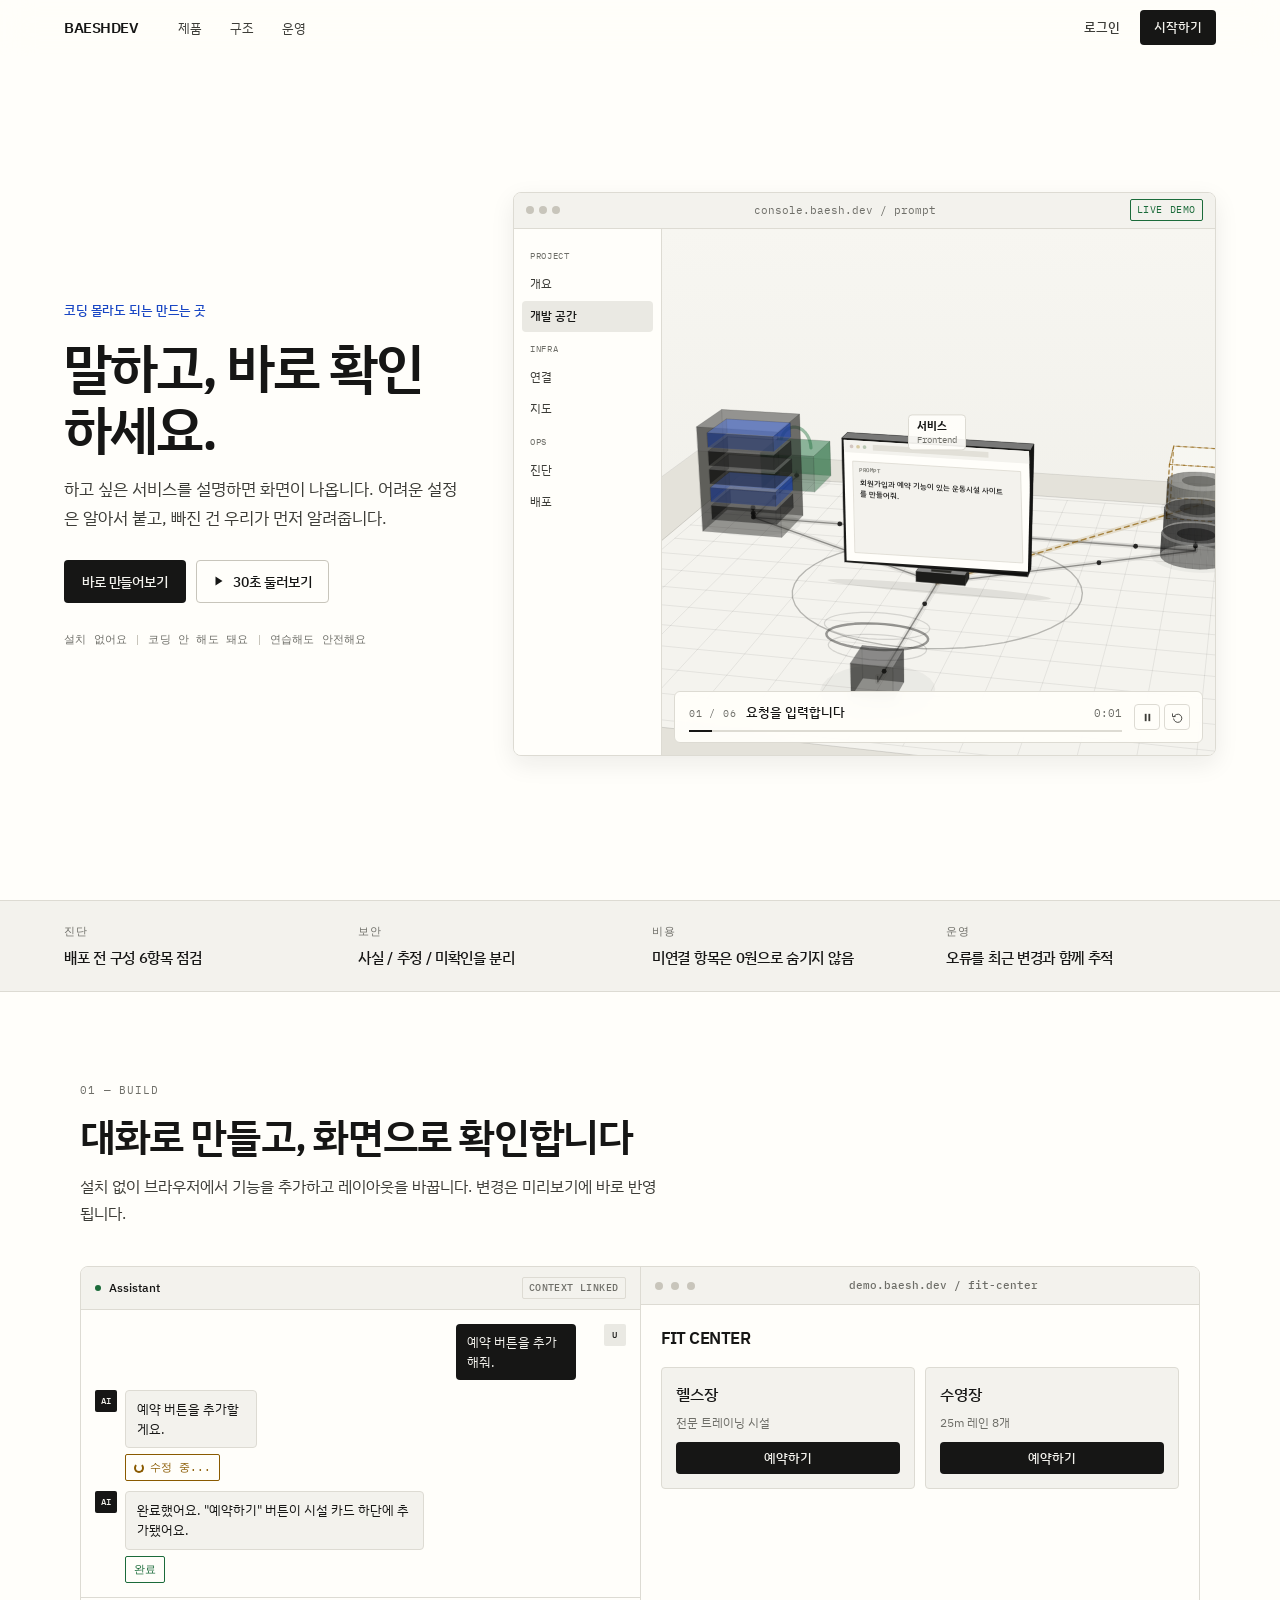
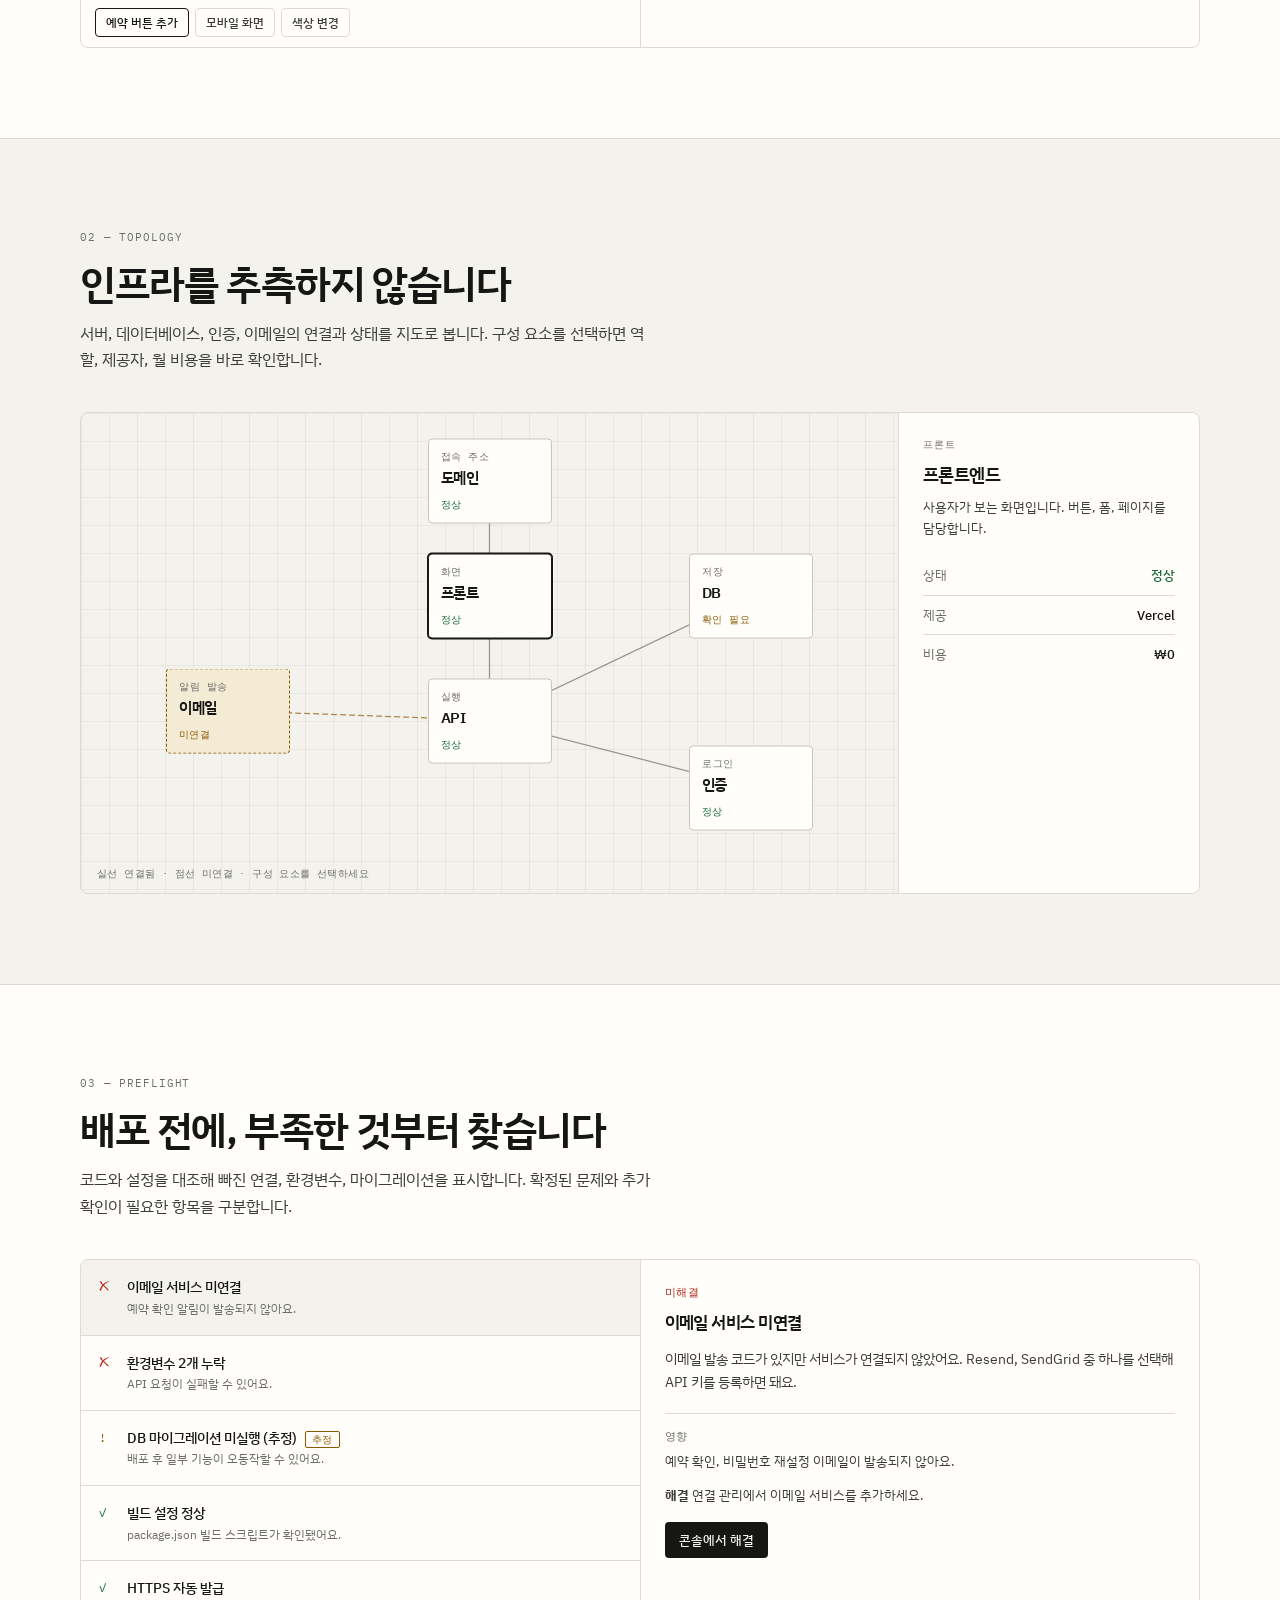
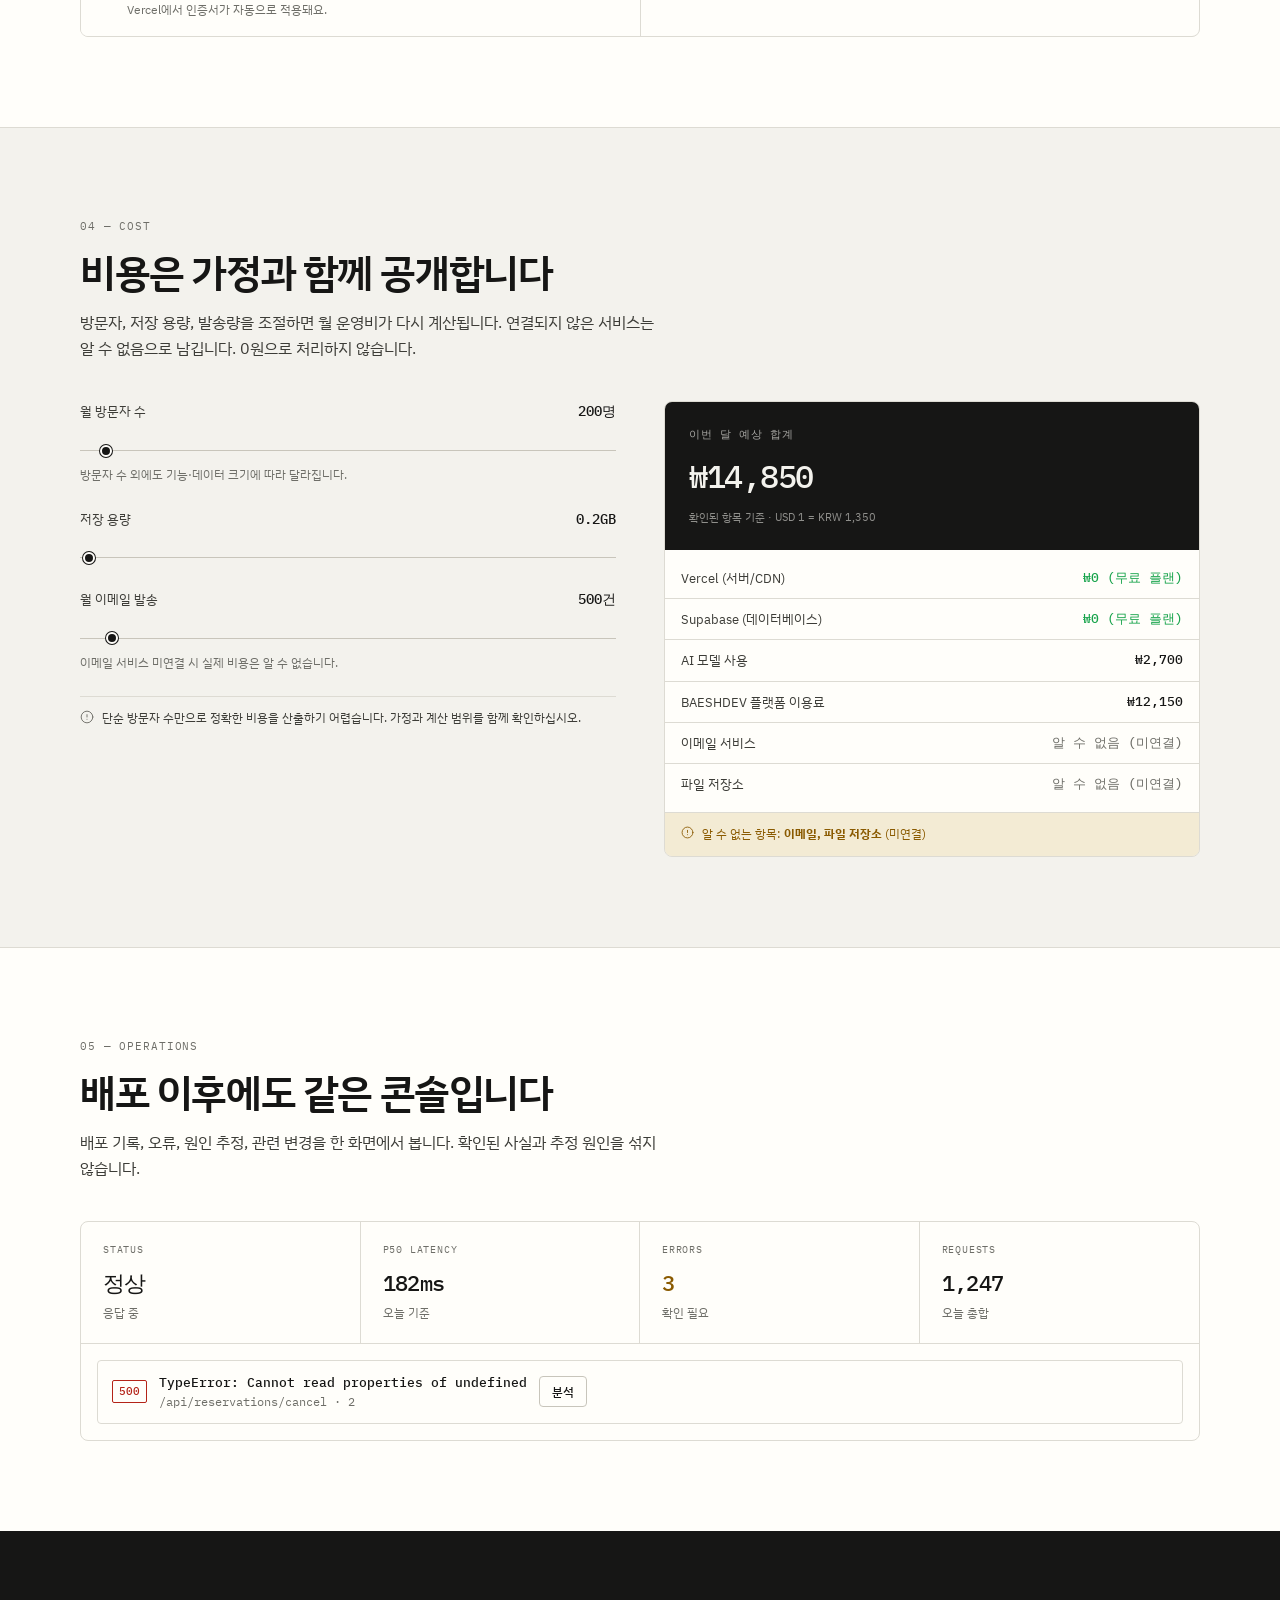
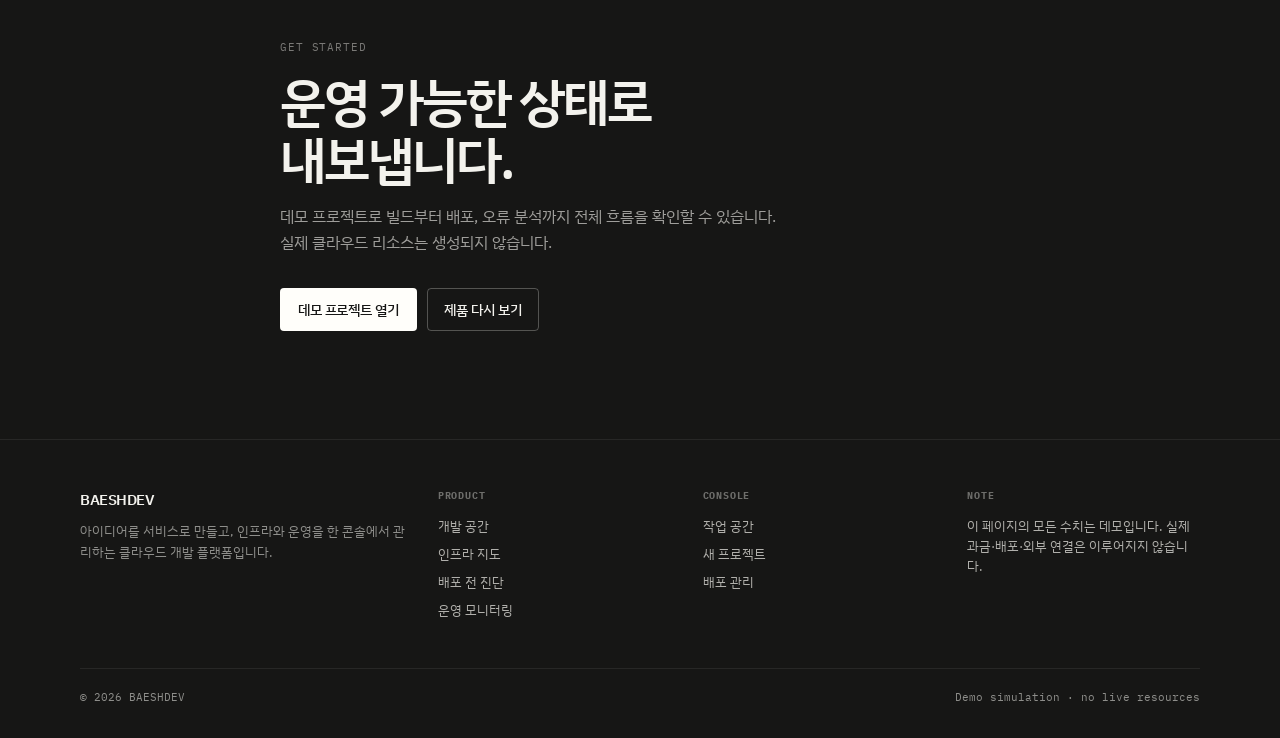
<file: home.html>
<!DOCTYPE html>
<html lang="ko">
<head>
  <meta charset="UTF-8">
  <meta name="viewport" content="width=device-width, initial-scale=1.0">
  <title>BAESHDEV — 하고 싶은 것만 말하세요</title>
  <link rel="preconnect" href="https://fonts.googleapis.com">
  <link rel="preconnect" href="https://fonts.gstatic.com" crossorigin>
  <link href="https://fonts.googleapis.com/css2?family=IBM+Plex+Mono:wght@400;500&family=IBM+Plex+Sans+KR:wght@400;500;600;700&display=swap" rel="stylesheet">
  <link rel="stylesheet" href="css/landing.css">
</head>
<body>

<nav id="nav">
  <a href="home.html" class="nav-logo">BAESHDEV</a>
  <ul class="nav-links">
    <li><a href="#features">제품</a></li>
    <li><a href="#how">구조</a></li>
    <li><a href="#workspace">운영</a></li>
  </ul>
  <div class="nav-actions">
    <a href="app.html" class="btn-nav-ghost">로그인</a>
    <a href="app.html?intent=make" class="btn-nav-primary">시작하기</a>
  </div>
  <button class="nav-hamburger" id="nav-hamburger" aria-label="메뉴 열기" aria-expanded="false">
    <span></span><span></span><span></span>
  </button>
</nav>
<div class="nav-mobile" id="nav-mobile">
  <a href="#features">제품</a>
  <a href="#how">구조</a>
  <a href="#workspace">운영</a>
  <a href="app.html">로그인</a>
  <a href="app.html?intent=make" class="btn-nav-primary">시작하기</a>
</div>

<section class="hero" id="hero">
  <div class="hero-left">
    <div class="hero-kicker">코딩 몰라도 되는 만드는 곳</div>
    <h1 class="hero-title">말하고, 바로 확인하세요.</h1>
    <p class="hero-desc">
      하고 싶은 서비스를 설명하면 화면이 나옵니다. 어려운 설정은 알아서 붙고, 빠진 건 우리가 먼저 알려줍니다.
    </p>
    <div class="hero-btns">
      <a href="app.html?intent=make" class="btn-hero-primary">바로 만들어보기</a>
      <button class="btn-hero-secondary" id="btn-demo-play">
        <svg viewBox="0 0 24 24"><polygon points="5,3 19,12 5,21"/></svg>
        30초 둘러보기
      </button>
    </div>
    <div class="hero-meta">
      <span>설치 없어요</span>
      <span class="sep"></span>
      <span>코딩 안 해도 돼요</span>
      <span class="sep"></span>
      <span>연습해도 안전해요</span>
    </div>
  </div>

  <div class="hero-right">
    <div class="console">
      <div class="console-bar">
        <div class="console-dots" aria-hidden="true"><i></i><i></i><i></i></div>
        <div class="console-path" id="console-path">console.baesh.dev / preview</div>
        <div class="console-live">live demo</div>
      </div>
      <div class="console-body">
        <aside class="console-rail" aria-hidden="true">
          <div class="rail-label">Project</div>
          <div class="rail-item" data-rail="overview">개요</div>
          <div class="rail-item on" data-rail="workspace">개발 공간</div>
          <div class="rail-label">Infra</div>
          <div class="rail-item" data-rail="connections">연결</div>
          <div class="rail-item" data-rail="infra">지도</div>
          <div class="rail-label">Ops</div>
          <div class="rail-item" data-rail="diagnostics">진단</div>
          <div class="rail-item" data-rail="deploy">배포</div>
        </aside>
        <div class="scene-wrap" id="scene-wrap">
          <canvas id="scene-canvas"></canvas>
          <div class="scene-labels" id="scene-labels"></div>
          <div class="demo-card" id="demo-card"></div>
          <div class="demo-hud" id="demo-overlay">
            <div class="demo-hud-row">
              <span class="demo-hud-idx" id="demo-idx">01 / 06</span>
              <span class="demo-step-msg" id="demo-step-msg">요청을 입력합니다</span>
              <span class="demo-hud-clock" id="demo-clock">0:00</span>
            </div>
            <div class="demo-hud-track"><div class="demo-hud-fill" id="demo-fill"></div></div>
            <div class="demo-hud-actions">
              <button id="btn-demo-pause" title="일시정지">
                <svg viewBox="0 0 24 24"><rect x="6" y="4" width="4" height="16"/><rect x="14" y="4" width="4" height="16"/></svg>
              </button>
              <button id="btn-demo-restart" title="다시 보기">
                <svg viewBox="0 0 24 24"><polyline points="1,4 1,10 7,10"/><path d="M3.51,15a9,9,0,1,0,.49-4.5"/></svg>
              </button>
            </div>
          </div>
        </div>
      </div>
    </div>
  </div>
</section>

<section class="proof">
  <div class="proof-inner">
    <div class="proof-item">
      <div class="k">진단</div>
      <div class="v">배포 전 구성 6항목 점검</div>
    </div>
    <div class="proof-item">
      <div class="k">보안</div>
      <div class="v">사실 / 추정 / 미확인을 분리</div>
    </div>
    <div class="proof-item">
      <div class="k">비용</div>
      <div class="v">미연결 항목은 0원으로 숨기지 않음</div>
    </div>
    <div class="proof-item">
      <div class="k">운영</div>
      <div class="v">오류를 최근 변경과 함께 추적</div>
    </div>
  </div>
</section>

<section class="lp-section" id="features">
  <div class="lp-container">
    <div class="section-index">01 — Build</div>
    <h2 class="section-title">대화로 만들고, 화면으로 확인합니다</h2>
    <p class="section-desc">설치 없이 브라우저에서 기능을 추가하고 레이아웃을 바꿉니다. 변경은 미리보기에 바로 반영됩니다.</p>

    <div class="sec-a-layout">
      <div class="sec-a-chat">
        <div class="mock-chat-header">
          <div class="mock-chat-dot"></div>
          <span>Assistant</span>
          <span class="tag-sm">context linked</span>
        </div>
        <div class="mock-messages" id="sec-a-messages"></div>
        <div class="mock-suggestions" id="sec-a-suggestions">
          <button class="sug-btn active" data-sug="reservation">예약 버튼 추가</button>
          <button class="sug-btn" data-sug="mobile">모바일 화면</button>
          <button class="sug-btn" data-sug="color">색상 변경</button>
        </div>
      </div>
      <div class="sec-a-preview">
        <div class="mock-browser">
          <div class="mock-browser-bar">
            <span class="mock-btn"></span><span class="mock-btn"></span><span class="mock-btn"></span>
            <div class="mock-url">demo.baesh.dev / fit-center</div>
          </div>
          <div class="mock-preview-content" id="sec-a-preview-content"></div>
        </div>
      </div>
    </div>
  </div>
</section>

<section class="lp-section lp-alt" id="how">
  <div class="lp-container">
    <div class="section-index">02 — Topology</div>
    <h2 class="section-title">인프라를 추측하지 않습니다</h2>
    <p class="section-desc">서버, 데이터베이스, 인증, 이메일의 연결과 상태를 지도로 봅니다. 구성 요소를 선택하면 역할, 제공자, 월 비용을 바로 확인합니다.</p>

    <div class="sec-b-layout">
      <div class="sec-b-map" id="sec-b-map">
        <svg class="topo-wires" id="topo-wires" aria-hidden="true"></svg>
        <button type="button" class="topo-node" data-id="domain">
          <span class="topo-k">접속 주소</span>
          <strong>도메인</strong>
          <span class="topo-s ok">정상</span>
        </button>
        <button type="button" class="topo-node on" data-id="frontend">
          <span class="topo-k">화면</span>
          <strong>프론트</strong>
          <span class="topo-s ok">정상</span>
        </button>
        <button type="button" class="topo-node" data-id="api">
          <span class="topo-k">실행</span>
          <strong>API</strong>
          <span class="topo-s ok">정상</span>
        </button>
        <button type="button" class="topo-node" data-id="db">
          <span class="topo-k">저장</span>
          <strong>DB</strong>
          <span class="topo-s warn">확인 필요</span>
        </button>
        <button type="button" class="topo-node" data-id="auth">
          <span class="topo-k">로그인</span>
          <strong>인증</strong>
          <span class="topo-s ok">정상</span>
        </button>
        <button type="button" class="topo-node miss" data-id="email">
          <span class="topo-k">알림 발송</span>
          <strong>이메일</strong>
          <span class="topo-s warn">미연결</span>
        </button>
        <div class="topo-legend">실선 연결됨 · 점선 미연결 · 구성 요소를 선택하세요</div>
      </div>
      <aside class="sec-b-detail" id="sec-b-detail"></aside>
    </div>
  </div>
</section>

<section class="lp-section" id="diagnostics-sec">
  <div class="lp-container">
    <div class="section-index">03 — Preflight</div>
    <h2 class="section-title">배포 전에, 부족한 것부터 찾습니다</h2>
    <p class="section-desc">코드와 설정을 대조해 빠진 연결, 환경변수, 마이그레이션을 표시합니다. 확정된 문제와 추가 확인이 필요한 항목을 구분합니다.</p>

    <div class="sec-c-layout">
      <div class="diag-list" id="sec-c-list"></div>
      <div class="diag-detail-panel" id="sec-c-detail">
        <div class="sec-b-hint">항목을 선택하면 영향과 해결 방법이 열립니다.</div>
      </div>
    </div>
  </div>
</section>

<section class="lp-section lp-alt">
  <div class="lp-container">
    <div class="section-index">04 — Cost</div>
    <h2 class="section-title">비용은 가정과 함께 공개합니다</h2>
    <p class="section-desc">방문자, 저장 용량, 발송량을 조절하면 월 운영비가 다시 계산됩니다. 연결되지 않은 서비스는 알 수 없음으로 남깁니다. 0원으로 처리하지 않습니다.</p>

    <div class="sec-d-layout">
      <div class="cost-controls">
        <div class="cost-slider-group">
          <div class="cost-slider-label">
            <span>월 방문자 수</span>
            <strong id="cost-val-users">200명</strong>
          </div>
          <input type="range" class="slider" id="sl-users" min="10" max="5000" step="10" value="200">
          <div class="cost-slider-hint">방문자 수 외에도 기능·데이터 크기에 따라 달라집니다.</div>
        </div>
        <div class="cost-slider-group">
          <div class="cost-slider-label">
            <span>저장 용량</span>
            <strong id="cost-val-storage">0.2GB</strong>
          </div>
          <input type="range" class="slider" id="sl-storage" min="0.1" max="20" step="0.1" value="0.2">
        </div>
        <div class="cost-slider-group">
          <div class="cost-slider-label">
            <span>월 이메일 발송</span>
            <strong id="cost-val-email">500건</strong>
          </div>
          <input type="range" class="slider" id="sl-email" min="0" max="10000" step="100" value="500">
          <div class="cost-slider-hint">이메일 서비스 미연결 시 실제 비용은 알 수 없습니다.</div>
        </div>
        <div class="cost-notice">
          <svg viewBox="0 0 24 24"><circle cx="12" cy="12" r="10"/><line x1="12" y1="8" x2="12" y2="12"/><line x1="12" y1="16" x2="12.01" y2="16"/></svg>
          단순 방문자 수만으로 정확한 비용을 산출하기 어렵습니다. 가정과 계산 범위를 함께 확인하십시오.
        </div>
      </div>
      <div class="cost-result">
        <div class="cost-total-card">
          <div class="cost-total-label">이번 달 예상 합계</div>
          <div class="cost-total-value" id="cost-total">₩12,150</div>
          <div class="cost-total-sub">확인된 항목 기준 · USD 1 = KRW 1,350</div>
        </div>
        <div class="cost-breakdown" id="cost-breakdown"></div>
        <div class="cost-unknown">
          <svg viewBox="0 0 24 24"><circle cx="12" cy="12" r="10"/><line x1="12" y1="8" x2="12" y2="12"/><line x1="12" y1="16" x2="12.01" y2="16"/></svg>
          <span>알 수 없는 항목: <strong>이메일, 파일 저장소</strong> (미연결)</span>
        </div>
      </div>
    </div>
  </div>
</section>

<section class="lp-section" id="workspace">
  <div class="lp-container">
    <div class="section-index">05 — Operations</div>
    <h2 class="section-title">배포 이후에도 같은 콘솔입니다</h2>
    <p class="section-desc">배포 기록, 오류, 원인 추정, 관련 변경을 한 화면에서 봅니다. 확인된 사실과 추정 원인을 섞지 않습니다.</p>

    <div class="sec-e-layout">
      <div class="sec-e-monitor">
        <div class="monitor-stats">
          <div class="monitor-stat ok">
            <div class="ms-label">Status</div>
            <div class="ms-value">정상</div>
            <div class="ms-sub">응답 중</div>
          </div>
          <div class="monitor-stat ok">
            <div class="ms-label">p50 latency</div>
            <div class="ms-value">182ms</div>
            <div class="ms-sub">오늘 기준</div>
          </div>
          <div class="monitor-stat warn">
            <div class="ms-label">Errors</div>
            <div class="ms-value">3</div>
            <div class="ms-sub">확인 필요</div>
          </div>
          <div class="monitor-stat ok">
            <div class="ms-label">Requests</div>
            <div class="ms-value">1,247</div>
            <div class="ms-sub">오늘 총합</div>
          </div>
        </div>
        <div class="error-list">
          <div class="error-item" id="sec-e-error" onclick="showSecEAnalysis()">
            <div class="error-code">500</div>
            <div class="error-body">
              <div class="error-msg">TypeError: Cannot read properties of undefined</div>
              <div class="error-path">/api/reservations/cancel · 2</div>
            </div>
            <button class="btn-sm btn-secondary" style="flex-shrink:0">분석</button>
          </div>
        </div>
        <div class="ai-analysis-panel" id="sec-e-analysis" style="display:none">
          <div class="aap-title">오류 분석 <span class="tag-demo-sm">demo</span></div>
          <div class="aap-grid">
            <div class="aap-col confirmed">
              <div class="aap-col-title">Confirmed</div>
              <ul><li>/api/reservations/cancel 에서 발생</li><li>최근 배포 이후 나타남</li><li>총 2회</li></ul>
            </div>
            <div class="aap-col estimated">
              <div class="aap-col-title">Estimated</div>
              <ul><li>존재하지 않는 예약 ID 요청 시 undefined 반환</li><li>undefined에 .id 접근</li></ul>
            </div>
            <div class="aap-col needs-check">
              <div class="aap-col-title">Needs check</div>
              <ul><li>실제 요청 파라미터</li><li>해당 ID의 DB 존재 여부</li></ul>
            </div>
          </div>
          <a href="app.html" class="btn-sm btn-primary" style="display:inline-flex;margin-top:16px">작업 공간에서 수정</a>
        </div>
      </div>
    </div>
  </div>
</section>

<section class="lp-cta">
  <div class="lp-container">
    <div class="cta-kicker">Get started</div>
    <h2 class="cta-title">운영 가능한 상태로<br>내보냅니다.</h2>
    <p class="cta-desc">데모 프로젝트로 빌드부터 배포, 오류 분석까지 전체 흐름을 확인할 수 있습니다. 실제 클라우드 리소스는 생성되지 않습니다.</p>
    <div class="cta-btns">
      <a href="app.html" class="btn-hero-primary">데모 프로젝트 열기</a>
      <a href="#hero" class="btn-hero-secondary">제품 다시 보기</a>
    </div>
  </div>
</section>

<footer class="lp-footer">
  <div class="footer-grid">
    <div>
      <div class="footer-logo">BAESHDEV</div>
      <p class="footer-blurb">아이디어를 서비스로 만들고, 인프라와 운영을 한 콘솔에서 관리하는 클라우드 개발 플랫폼입니다.</p>
    </div>
    <div class="footer-col">
      <h4>Product</h4>
      <a href="#features">개발 공간</a>
      <a href="#how">인프라 지도</a>
      <a href="#diagnostics-sec">배포 전 진단</a>
      <a href="#workspace">운영 모니터링</a>
    </div>
    <div class="footer-col">
      <h4>Console</h4>
      <a href="app.html">작업 공간</a>
      <a href="app.html">새 프로젝트</a>
      <a href="app.html">배포 관리</a>
    </div>
    <div class="footer-col">
      <h4>Note</h4>
      <p>이 페이지의 모든 수치는 데모입니다. 실제 과금·배포·외부 연결은 이루어지지 않습니다.</p>
    </div>
  </div>
  <div class="footer-bottom">
    <span>© 2026 BAESHDEV</span>
    <span>Demo simulation · no live resources</span>
  </div>
</footer>

<script src="js/scene.js"></script>
<script src="js/landing.js"></script>
</body>
</html>
</file>
<file: css/intro.css>
@import url('tokens.css');

*, *::before, *::after { box-sizing: border-box; margin: 0; padding: 0; }

html, body {
  min-height: 100%;
  background: #D9D3C7;
  color: var(--ink);
  font-family: var(--font);
  -webkit-font-smoothing: antialiased;
}
body { min-height: 100dvh; overflow: hidden; }
a { color: inherit; text-decoration: none; }
button { font-family: inherit; cursor: pointer; border: none; background: none; color: inherit; }
::selection { background: var(--ink); color: var(--on-cta); }

.skip {
  position: absolute; left: 12px; top: 8px; z-index: 20;
  padding: 8px 12px; background: var(--ink); color: var(--on-cta);
  font-size: 0.8125rem; transform: translateY(-120%);
}
.skip:focus { transform: none; }

.intro {
  height: 100dvh;
  height: 100svh;
  display: grid;
  grid-template-rows: auto minmax(0, 1fr);
  padding:
    max(10px, env(safe-area-inset-top))
    max(14px, env(safe-area-inset-right))
    max(10px, env(safe-area-inset-bottom))
    max(14px, env(safe-area-inset-left));
  transition: opacity 320ms ease;
}
body.leaving .intro { opacity: 0; }

.intro-top {
  display: flex;
  align-items: center;
  padding: 2px 6px 10px;
}
.brand { font-weight: 600; font-size: 0.9375rem; letter-spacing: -0.03em; }
.btn-skip {
  display: inline-flex;
  align-items: center;
  height: 28px;
  padding: 0 11px;
  background: var(--ink);
  color: var(--on-cta);
  border-radius: 6px;
  font-size: 0.75rem;
  font-weight: 500;
  letter-spacing: -0.02em;
  flex-shrink: 0;
}
.btn-skip:hover { background: var(--cta-hover); }

.btn-tour {
  display: inline-flex;
  align-items: center;
  gap: 9px;
  height: 42px;
  padding: 0 16px 0 7px;
  background: #FFFEFA;
  color: var(--ink);
  border: 2px solid var(--ink);
  border-radius: 9px;
  font-size: 0.9375rem;
  font-weight: 600;
  letter-spacing: -0.02em;
  box-shadow: 0 2px 0 rgba(22,22,21,.12);
}
.btn-tour-play {
  display: grid;
  place-items: center;
  width: 24px;
  height: 24px;
  border-radius: 50%;
  background: var(--ink);
  color: #FFFEFA;
  flex-shrink: 0;
}
.btn-tour-play svg { width: 11px; height: 11px; fill: currentColor; margin-left: 1px; }
.btn-tour:hover {
  background: var(--ink);
  color: var(--on-cta);
  box-shadow: none;
}
.btn-tour:hover .btn-tour-play {
  background: #FFFEFA;
  color: var(--ink);
}

.stage {
  position: relative;
  min-height: 0;
  display: grid;
  grid-template-rows: auto minmax(0, 1fr);
  background: #FFFEFA;
  border: 1px solid rgba(22,22,21,.1);
  border-radius: 18px;
  overflow: hidden;
  box-shadow: 0 40px 90px rgba(40,32,20,.18);
}

.promise {
  position: absolute;
  inset: 44px 0 0;
  z-index: 6;
  display: grid;
  place-content: center;
  text-align: center;
  padding: 24px;
  pointer-events: none;
  transition: opacity 900ms cubic-bezier(0.22, 1, 0.36, 1), transform 900ms cubic-bezier(0.22, 1, 0.36, 1);
}
.promise-card {
  grid-area: 1 / 1;
  opacity: 0;
  transform: translateY(14px);
  transition: opacity 900ms cubic-bezier(0.22, 1, 0.36, 1), transform 900ms cubic-bezier(0.22, 1, 0.36, 1);
}
.promise-card.is-on {
  opacity: 1;
  transform: none;
}
.promise-line {
  font-size: clamp(1.7rem, 4.2vw, 2.55rem);
  font-weight: 500;
  letter-spacing: -0.045em;
  line-height: 1.25;
}
.promise-sub {
  margin-top: 12px;
  font-size: clamp(0.95rem, 2vw, 1.15rem);
  color: var(--ink-2);
}
.intro.is-start .promise {
  opacity: 0;
  transform: translateY(-10px);
}

.chrome {
  display: grid;
  grid-template-columns: minmax(8.5rem, 1fr) auto minmax(8.5rem, 1fr);
  align-items: center;
  gap: 10px;
  height: 44px;
  padding: 0 10px 0 14px;
  background: #F3F2ED;
  border-bottom: 1px solid var(--line);
  z-index: 4;
}
.chrome-left { display: flex; align-items: center; }
.chrome-brand { display: none; }
.chrome-right {
  display: flex;
  align-items: center;
  justify-content: flex-end;
  gap: 8px;
  min-width: 0;
}
.chrome-dots { display: flex; gap: 6px; }
.chrome-dots i { width: 8px; height: 8px; border-radius: 50%; background: var(--line-2); display: block; }
.chrome-url {
  text-align: center;
  font-size: 0.8125rem;
  font-weight: 500;
  color: var(--ink-2);
  white-space: nowrap;
}
.chrome-note {
  font-size: 0.6875rem; font-weight: 500;
  color: var(--muted);
  background: var(--bg-sunken);
  padding: 3px 8px; border-radius: 999px;
}
.chrome-note:empty { display: none; }
.intro.is-live .chrome-note { color: var(--green); background: var(--green-soft); }

.site {
  --hf: 'Noto Serif KR', 'IBM Plex Sans KR', serif;
  position: relative;
  min-height: 0;
  overflow: hidden;
  color: #F4EFE6;
  background: #141210;
  display: grid;
  grid-template-rows: auto minmax(0, 1fr) auto;
  padding-bottom: 140px;
  opacity: 0;
  visibility: hidden;
  pointer-events: none;
  transform: translateY(32px);
}
.intro.is-reveal .site {
  opacity: 1;
  visibility: visible;
  pointer-events: auto;
  transform: none;
  filter: blur(0);
  transition: opacity 760ms ease, transform 760ms cubic-bezier(0.22, 1, 0.36, 1), filter 720ms ease;
}
.site-atmosphere {
  position: absolute; inset: 0; pointer-events: none;
  background:
    radial-gradient(ellipse at 78% 18%, rgba(212,137,74,.22), transparent 42%),
    radial-gradient(ellipse at 8% 88%, rgba(42,50,64,.35), transparent 46%);
}

.piece { opacity: 0; transform: translateY(14px); }
.intro.is-nav [data-piece="nav"],
.intro.is-hero [data-piece="hero"],
.intro.is-hero [data-piece="visual"],
.intro.is-classes [data-piece="classes"],
.intro.is-book [data-piece="book"],
.intro.is-toast [data-piece="toast"] {
  opacity: 1;
  transform: none;
  transition: opacity 520ms ease, transform 520ms ease;
}

.site-nav {
  position: relative;
  display: flex;
  align-items: center;
  gap: 28px;
  padding: 18px clamp(22px, 4vw, 52px);
  z-index: 1;
}
.site-brand { display: flex; align-items: center; gap: 10px; margin-right: auto; }
.site-mark {
  width: 18px; height: 18px;
  border: 1.5px solid #E8C48A;
  border-radius: 2px;
  position: relative;
}
.site-mark::before,
.site-mark::after {
  content: "";
  position: absolute;
  background: #E8C48A;
}
.site-mark::before { left: 4px; top: 3px; bottom: 3px; width: 1.5px; }
.site-mark::after { left: 4px; right: 4px; top: 3px; height: 1.5px; }
.site-brand b {
  font-family: var(--hf);
  font-size: 1.2rem;
  font-weight: 600;
  letter-spacing: -0.04em;
}
.site-links { display: flex; gap: 22px; font-size: 0.8125rem; color: rgba(244,239,230,.55); }
.site-nav-end { display: flex; align-items: center; gap: 16px; margin-left: auto; }
.site-nav em {
  display: inline-flex; align-items: center; gap: 8px;
  font-style: normal; font-size: 0.75rem; color: #E8C48A;
}
.site-nav em i {
  width: 7px; height: 7px; border-radius: 50%;
  background: #3D9A5C;
  box-shadow: 0 0 0 4px rgba(61,154,92,.18);
}
.site-nav strong {
  font-size: 0.8125rem; font-weight: 500;
  padding: 8px 14px; border: 1px solid rgba(244,239,230,.22); border-radius: 8px;
}

.site-main {
  position: relative;
  z-index: 1;
  display: grid;
  grid-template-columns: minmax(0, 1.05fr) minmax(300px, .95fr);
  gap: clamp(24px, 4vw, 56px);
  align-items: end;
  padding: 4px clamp(22px, 4vw, 52px) 36px;
  min-height: 0;
}
.site-kicker {
  font-size: 0.75rem;
  letter-spacing: 0.08em;
  color: #E8C48A;
  margin-bottom: 14px;
}
.site-copy h2 {
  font-family: var(--hf);
  font-size: clamp(2.5rem, 5.6vw, 4.9rem);
  font-weight: 600;
  letter-spacing: -0.045em;
  line-height: 1.08;
  margin-bottom: 16px;
}
.site-sub {
  font-size: 1.02rem;
  line-height: 1.55;
  color: rgba(244,239,230,.66);
  margin-bottom: 24px;
  max-width: 28em;
}
.site-cta-row { display: flex; gap: 10px; }
.site-cta, .site-ghost {
  display: inline-flex; align-items: center;
  height: 44px; padding: 0 18px;
  border-radius: 8px; font-size: 0.875rem; font-weight: 500;
}
.site-cta { background: #F4EFE6; color: #161310; }
.site-ghost { border: 1px solid rgba(244,239,230,.28); color: rgba(244,239,230,.88); }
.site-facts {
  display: flex; gap: 22px;
  list-style: none;
  margin-top: 28px;
  padding-top: 18px;
  border-top: 1px solid rgba(244,239,230,.12);
  color: rgba(244,239,230,.5);
  font-size: 0.75rem;
}
.site-facts b {
  display: block;
  font-family: var(--hf);
  font-size: 1.15rem;
  font-weight: 600;
  color: #F4EFE6;
  margin-bottom: 2px;
}

.site-visual { position: relative; min-height: 240px; }
.studio {
  height: min(38vh, 340px);
  border-radius: 18px;
  overflow: hidden;
  border: 1px solid rgba(244,239,230,.1);
  background: #1A1714;
  position: relative;
  box-shadow: 0 24px 48px rgba(0,0,0,.28);
}
.studio-art { width: 100%; height: 100%; display: block; }
.studio-label {
  position: absolute; top: 14px; left: 14px;
  display: inline-flex; align-items: center; gap: 7px;
  font-size: 0.6875rem; letter-spacing: 0.04em; font-weight: 500;
  padding: 6px 10px; border-radius: 999px;
  background: rgba(20,18,16,.72); color: #F4EFE6;
  backdrop-filter: blur(8px);
}
.studio-label i {
  width: 6px; height: 6px; border-radius: 50%; background: #E24B4B;
  box-shadow: 0 0 0 3px rgba(226,75,75,.25);
}
.tonight {
  position: absolute; right: 14px; bottom: -22px;
  width: min(248px, 88%);
  background: #FFFEFA;
  color: var(--ink);
  border-radius: 16px;
  padding: 16px 16px 14px;
  box-shadow: 0 22px 44px rgba(0,0,0,.32);
  transition: opacity 280ms ease, transform 280ms ease;
}
.tonight > p { font-size: 0.6875rem; color: var(--muted); margin-bottom: 4px; }
.tonight h3 {
  font-family: var(--hf);
  font-size: 1.2rem; font-weight: 600; letter-spacing: -0.03em; margin-bottom: 12px;
}
.tonight-coach { display: flex; align-items: center; gap: 10px; margin-bottom: 14px; }
.tonight-coach i {
  width: 34px; height: 34px; border-radius: 50%;
  display: grid; place-items: center;
  background: #1A1714; color: #E8C48A;
  font-style: normal; font-size: 0.75rem; font-weight: 600;
}
.tonight-coach p { font-size: 0.8125rem; font-weight: 500; }
.tonight-coach span { display: block; font-size: 0.6875rem; font-weight: 400; color: var(--muted); margin-top: 1px; }
.tonight-foot { display: flex; align-items: center; justify-content: space-between; }
.tonight-foot span {
  font-size: 0.6875rem; font-weight: 500; color: var(--green);
  background: var(--green-soft); padding: 4px 8px; border-radius: 999px;
}
.tonight-foot b { font-size: 0.75rem; font-weight: 600; }

.classes {
  position: relative; z-index: 1;
  display: grid;
  grid-template-columns: repeat(4, 1fr);
  gap: 1px;
  background: rgba(244,239,230,.1);
  border-top: 1px solid rgba(244,239,230,.1);
}
.classes article {
  padding: 16px 18px 18px;
  background: #171411;
  display: grid; gap: 5px;
}
.classes article.on {
  background: #2A2118;
  box-shadow: inset 0 2px 0 #E8C48A;
}
.classes header { display: flex; align-items: baseline; justify-content: space-between; }
.classes b { font-size: 0.75rem; color: #E8C48A; }
.classes small { font-size: 0.6875rem; color: rgba(244,239,230,.42); }
.classes span { font-size: 1rem; font-weight: 500; letter-spacing: -0.02em; }
.classes em { font-style: normal; font-size: 0.75rem; color: rgba(244,239,230,.5); }
.seats { font-size: 0.6875rem; font-weight: 500; color: #E8C48A; }
.seats.full { color: rgba(244,239,230,.38); }

.intro.is-book .tonight {
  opacity: 0;
  transform: translateY(8px);
  pointer-events: none;
  transition: opacity 280ms ease, transform 280ms ease;
}

.book {
  position: absolute;
  left: 16px;
  right: auto;
  bottom: 16px;
  width: min(268px, 64%);
  background: #FFFEFA;
  color: var(--ink);
  border-radius: 16px;
  padding: 12px;
  box-shadow: 0 28px 56px rgba(0,0,0,.36);
  z-index: 2;
}
.book-head {
  display: flex; align-items: flex-start; justify-content: space-between;
  margin-bottom: 10px;
}
.book-head p { font-size: 0.6875rem; color: var(--muted); margin-bottom: 2px; }
.book-head h3 {
  font-family: var(--hf);
  font-size: 1.05rem; font-weight: 600; letter-spacing: -0.03em;
}
.book-head span {
  font-size: 0.75rem; font-weight: 500;
  padding: 5px 8px; border-radius: 999px; background: var(--bg-sunken);
}
.days { display: grid; grid-template-columns: repeat(7, 1fr); gap: 3px; margin-bottom: 8px; }
.days i {
  display: grid; place-items: center; gap: 0;
  height: 34px; border-radius: 8px;
  font-size: 0.75rem; font-style: normal; font-weight: 500; color: var(--ink-2);
}
.days em { font-size: 0.5625rem; font-style: normal; font-weight: 400; color: var(--muted); }
.days i.on { background: var(--ink); color: var(--on-cta); }
.days i.on em { color: rgba(243,242,237,.55); }
.book-slots { display: grid; grid-template-columns: repeat(3, 1fr); gap: 6px; margin-bottom: 8px; }
.book-slots button {
  height: 38px; border: 1px solid var(--line); border-radius: 8px;
  font-size: 0.75rem; font-weight: 500; color: var(--ink-2);
  display: grid; place-items: center; gap: 0;
}
.book-slots small { font-size: 0.5625rem; font-weight: 400; color: var(--muted); }
.book-slots .pick { background: var(--ink); border-color: var(--ink); color: var(--on-cta); }
.book-slots .pick small { color: rgba(243,242,237,.55); }
.book-form {
  display: grid; grid-template-columns: 1fr 1fr;
  gap: 6px;
  margin-bottom: 8px;
}
.book-form span {
  display: block;
  height: 34px; padding: 0 8px; line-height: 34px;
  border: 1px solid var(--line); border-radius: 8px;
  font-size: 0.75rem; color: var(--ink);
  background: #FFFEFA;
}
.book-go {
  display: flex; align-items: center; justify-content: center;
  height: 38px; border-radius: 8px;
  background: var(--ink); color: var(--on-cta);
  font-size: 0.8125rem; font-weight: 500;
}

.toast {
  position: absolute;
  left: 24px;
  bottom: 156px;
  top: auto;
  display: flex; gap: 10px; align-items: flex-start;
  max-width: 340px;
  background: #FFFEFA;
  color: var(--ink);
  border: 1px solid rgba(138,90,0,.22);
  padding: 12px 14px;
  border-radius: 14px;
  z-index: 3;
  box-shadow: 0 16px 36px rgba(0,0,0,.22);
}
.toast i {
  width: 22px; height: 22px; border-radius: 50%;
  display: grid; place-items: center;
  background: var(--amber-soft); color: var(--amber);
  font-style: normal; font-size: 0.75rem; font-weight: 700;
  flex-shrink: 0;
}
.toast b { display: block; font-size: 0.8125rem; font-weight: 600; margin-bottom: 2px; }
.toast p { font-size: 0.75rem; color: var(--ink-2); line-height: 1.45; }

.dock {
  position: absolute;
  left: 16px;
  right: 16px;
  top: 50%;
  bottom: auto;
  max-width: 680px;
  margin-inline: auto;
  transform: translateY(-50%);
  display: grid;
  grid-template-columns: 1fr;
  gap: 16px;
  align-items: end;
  padding: 22px 24px;
  background: rgba(255,254,250,.96);
  color: var(--ink);
  border: 1px solid rgba(22,22,21,.08);
  border-radius: 16px;
  box-shadow: 0 24px 60px rgba(22,22,21,.14);
  backdrop-filter: blur(14px);
  z-index: 5;
  opacity: 0;
  visibility: hidden;
  pointer-events: none;
  transition:
    top 780ms cubic-bezier(0.22, 1, 0.36, 1),
    bottom 780ms cubic-bezier(0.22, 1, 0.36, 1),
    transform 780ms cubic-bezier(0.22, 1, 0.36, 1),
    max-width 780ms ease,
    padding 480ms ease,
    opacity 720ms cubic-bezier(0.22, 1, 0.36, 1);
}
.intro.is-start .dock {
  opacity: 1;
  visibility: visible;
  pointer-events: auto;
}
.example-tag {
  display: none;
  font-size: 0.75rem;
  font-weight: 500;
  color: var(--muted);
  letter-spacing: -0.02em;
}
.intro.is-start:not(.is-drop) .example-tag { display: block; }
.intro.is-drop .dock {
  top: auto;
  bottom: 14px;
  transform: none;
  max-width: none;
  padding: 14px 16px;
  grid-template-columns: minmax(0, 1.3fr) auto;
}
.thread { display: grid; gap: 8px; min-width: 0; }
.bubble span { display: block; font-size: 0.6875rem; font-weight: 500; color: var(--muted); margin-bottom: 2px; }
.bubble p { font-size: 0.9375rem; font-weight: 500; letter-spacing: -0.02em; min-height: 1.35em; }
#prompt-text { font-size: 1.2rem; line-height: 1.5; }
.intro.is-drop #prompt-text { font-size: 0.9375rem; }
#prompt-text::after {
  content: ""; display: inline-block; width: 1.5px; height: 0.9em;
  margin-left: 3px; background: var(--ink); vertical-align: -2px;
  animation: blink 1s steps(1) infinite;
}
.intro.is-drop #prompt-text::after,
.intro.is-invite #prompt-text::after { display: none; }
@keyframes blink { 50% { opacity: 0; } }

.bubble.baesh,
.build,
.dock-actions,
.invite { display: none; }
.intro.is-drop .bubble.baesh { display: block; }
.intro.is-drop .build { display: flex; gap: 6px; }

.intro.is-invite .site {
  opacity: 0.42;
  filter: blur(12px) saturate(0.75);
  transform: none;
  pointer-events: none;
  visibility: visible;
}
.intro.is-drop.is-invite .dock {
  top: 50%;
  bottom: auto;
  transform: translateY(-50%);
  max-width: 520px;
  padding: 32px 28px 28px;
  grid-template-columns: 1fr;
  gap: 22px;
  justify-items: center;
}
.intro.is-drop.is-invite .thread,
.intro.is-drop.is-invite .build { display: none; }
.intro.is-invite .invite {
  display: grid;
  gap: 8px;
  text-align: center;
  justify-items: center;
}
.invite-kicker {
  font-size: 0.8125rem;
  font-weight: 500;
  color: var(--muted);
}
.invite-line {
  font-size: clamp(1.15rem, 2.4vw, 1.45rem);
  font-weight: 500;
  letter-spacing: -0.04em;
  line-height: 1.35;
}
.invite-sub {
  font-size: 0.875rem;
  color: var(--ink-2);
  line-height: 1.5;
  max-width: 26em;
}
.intro.is-invite .dock-actions {
  display: flex;
  justify-content: center;
}
.intro.is-invite .btn-tour {
  min-width: 200px;
  justify-content: center;
  height: 48px;
  padding: 0 22px 0 12px;
  font-size: 1rem;
  background: var(--ink);
  color: var(--on-cta);
  border-color: var(--ink);
  box-shadow: none;
}
.intro.is-invite .btn-tour-play {
  width: 26px;
  height: 26px;
  background: #FFFEFA;
  color: var(--ink);
}
.intro.is-invite .btn-tour:hover { background: var(--cta-hover); }
.intro.is-invite .btn-tour:hover .btn-tour-play {
  background: #FFFEFA;
  color: var(--ink);
}
.build i {
  font-style: normal;
  font-size: 0.75rem; font-weight: 500;
  padding: 5px 9px; border-radius: 999px;
  border: 1px solid var(--line); color: var(--muted);
}
.build i.on { background: var(--ink); border-color: var(--ink); color: var(--on-cta); }
.build i.warn { background: var(--amber-soft); border-color: transparent; color: var(--amber); }
.btn-enter {
  display: inline-flex; align-items: center; padding: 11px 16px;
  background: var(--ink); color: var(--on-cta);
  font-size: 0.875rem; font-weight: 500; border-radius: 8px;
  height: 40px;
}
.btn-enter:hover { background: var(--cta-hover); }

@media (max-width: 1100px) {
  .site-main { grid-template-columns: 1fr; }
  .studio, .site-links, .site-nav em, .site-facts { display: none; }
  .site-visual { min-height: 0; }
  .tonight {
    position: static;
    width: min(100%, 360px);
  }
  .intro.is-book .tonight { opacity: 0; display: none; }
  .book { position: static; width: min(100%, 360px); }
  .toast { display: none; }
  .classes { grid-template-columns: 1fr 1fr; }
}

@media (max-width: 640px) {
  html, body { background: #E8E4DB; }
  .intro { padding: 0; }
  .intro-top { display: none; }
  .stage {
    border: none;
    border-radius: 0;
    box-shadow: none;
  }
  .chrome {
    height: calc(48px + env(safe-area-inset-top));
    padding: env(safe-area-inset-top) 14px 0;
    grid-template-columns: 1fr auto 1fr;
  }
  .chrome-left { display: flex; }
  .chrome-dots { display: none; }
  .chrome-brand {
    display: block;
    font-weight: 600;
    font-size: 0.875rem;
    letter-spacing: -0.03em;
  }
  .chrome-url {
    overflow: hidden;
    text-overflow: ellipsis;
    white-space: nowrap;
  }
  .chrome-note { display: none; }
  .promise { inset: calc(48px + env(safe-area-inset-top)) 0 0; }

  .site { padding-bottom: 124px; }
  .site-nav { padding: 12px 16px; gap: 10px; }
  .site-brand b { font-size: 1.05rem; }
  .site-nav strong { padding: 6px 12px; font-size: 0.75rem; }
  .site-main { padding: 4px 16px 16px; gap: 14px; }
  .site-kicker { margin-bottom: 8px; }
  .site-copy h2 {
    font-size: clamp(1.7rem, 8.2vw, 2.15rem);
    line-height: 1.16;
    margin-bottom: 10px;
  }
  .site-sub {
    font-size: 0.875rem;
    line-height: 1.5;
    margin-bottom: 14px;
  }
  .site-cta, .site-ghost {
    height: 40px;
    padding: 0 14px;
    font-size: 0.8125rem;
  }
  .site-ghost { display: none; }
  .site-cta {
    width: 100%;
    justify-content: center;
  }

  .studio, .book, .classes { display: none; }
  .tonight {
    display: block;
    position: static;
    width: auto;
    opacity: 1;
    transform: none;
    pointer-events: none;
    box-shadow: 0 12px 28px rgba(0,0,0,.22);
  }
  .intro.is-book .tonight {
    display: block;
    opacity: 1;
    transform: none;
  }

  .dock {
    left: 12px;
    right: 12px;
    padding: 16px 16px;
    border-radius: 14px;
  }
  #prompt-text { font-size: 1.05rem; }
  .intro.is-drop .dock {
    bottom: max(10px, env(safe-area-inset-bottom));
    padding: 12px 14px;
    gap: 8px;
    grid-template-columns: 1fr;
  }
  .intro.is-drop .bubble.you { display: none; }
  .intro.is-drop .build { display: flex; flex-wrap: wrap; gap: 6px; }
  .build i { font-size: 0.6875rem; padding: 4px 8px; }

  .intro.is-drop.is-invite .dock {
    left: 16px;
    right: 16px;
    max-width: none;
    padding: 28px 18px max(22px, env(safe-area-inset-bottom));
    gap: 18px;
  }
  .promise-line { font-size: clamp(1.45rem, 7vw, 2rem); }
  .promise-sub { font-size: 0.9375rem; }
  .intro.is-invite .dock-actions {
    display: grid;
    grid-template-columns: 1fr;
    width: 100%;
    gap: 8px;
  }
  .intro.is-invite .btn-tour {
    width: 100%;
    min-width: 0;
    height: 48px;
    font-size: 0.9375rem;
  }
}

@media (max-width: 380px) {
  .classes { display: none; }
  .site-sub { display: none; }
}

@media (prefers-reduced-motion: reduce) {
  .intro { transition: none; }
  body.leaving .intro { opacity: 1; }
  .dock, .intro.is-start .dock, .intro.is-drop .dock, .intro.is-drop.is-invite .dock,
  .promise, .intro.is-start .promise,
  .site, .intro.is-reveal .site, .intro.is-invite .site { transition: none; }
  .piece, .intro.is-nav [data-piece], .intro.is-hero [data-piece],
  .intro.is-classes [data-piece], .intro.is-book [data-piece],
  .intro.is-toast [data-piece] { opacity: 1; transform: none; transition: none; }
  #prompt-text::after { display: none; }
}
</file>
<file: css/app.css>
@import url('tokens.css');

/* ============================================================
   BAESHDEV — Console
   ============================================================ */

/* ── 리셋 ────────────────────────────────────────────────── */
*, *::before, *::after { box-sizing: border-box; margin: 0; padding: 0; }
html { font-size: 15px; scroll-behavior: smooth; }
body {
  font-family: var(--font);
  background: var(--bg);
  color: var(--ink);
  line-height: 1.55;
  -webkit-font-smoothing: antialiased;
  -moz-osx-font-smoothing: grayscale;
  overflow-x: hidden;
}
::selection { background: var(--ink); color: var(--on-cta); }
a { color: inherit; text-decoration: none; }
ul, ol { list-style: none; }
button { font-family: var(--font); cursor: pointer; border: none; background: none; }
input, textarea, select { font-family: var(--font); }
img { display: block; max-width: 100%; }

/* 스크롤바 */
::-webkit-scrollbar { width: 4px; height: 4px; }
::-webkit-scrollbar-track { background: transparent; }
::-webkit-scrollbar-thumb { background: var(--border-med); border-radius: 99px; }

/* ── 타이포그래피 ─────────────────────────────────────────── */
.t-hero    { font-size: clamp(2.4rem,5.5vw,4.4rem); font-weight: 600; letter-spacing: -.038em; line-height: 1.08; color: var(--ink); }
.t-section { font-size: clamp(1.8rem,3.6vw,2.6rem); font-weight: 600; letter-spacing: -.035em; line-height: 1.12; color: var(--ink); }
.t-h3      { font-size: clamp(1.1rem,2vw,1.35rem); font-weight: 600; letter-spacing: -.03em; color: var(--ink); }
.t-body    { font-size: 1rem; color: var(--body); line-height: 1.7; }
.t-small   { font-size: .84rem; color: var(--body); }
.t-label   { font-size: .72rem; font-weight: 700; letter-spacing: .06em; text-transform: uppercase; color: var(--muted); }
.t-blue    { color: var(--primary); }
.t-title   { color: var(--title); }
.t-muted   { color: var(--muted); }
.t-mono    { font-family: var(--font-mono); }

/* ── 버튼 ────────────────────────────────────────────────── */
.btn {
  display: inline-flex; align-items: center; gap: 7px;
  padding: 8px 14px;
  border-radius: var(--r-sm);
  font-size: .8125rem; font-weight: 500;
  transition: var(--t);
  white-space: nowrap; cursor: pointer;
}
.btn-primary {
  background: var(--cta); color: var(--on-cta);
}
.btn-primary:hover { background: var(--cta-hover); }
.btn-secondary {
  background: transparent; color: var(--ink);
  border: 1px solid var(--line-2);
}
.btn-secondary:hover { border-color: var(--ink); }
.btn-ghost {
  color: var(--body);
}
.btn-ghost:hover { color: var(--primary); background: var(--primary-soft); border-radius: var(--r-sm); }
.btn-danger { background: var(--red-soft); color: var(--red); }
.btn-danger:hover { background: var(--red); color: #fff; }
.btn-sm { padding: 6px 14px; font-size: .82rem; border-radius: var(--r-sm); }
.btn-lg { padding: 14px 36px; font-size: 1.05rem; border-radius: var(--r-lg); }
.btn-icon {
  width: 36px; height: 36px;
  border-radius: var(--r-sm);
  display: flex; align-items: center; justify-content: center;
  color: var(--body); transition: var(--t); font-size: .95rem;
}
.btn-icon:hover { background: var(--bg-sub); color: var(--title); }
.btn-icon svg { width: 18px; height: 18px; stroke: currentColor; fill: none; stroke-width: 2; stroke-linecap: round; stroke-linejoin: round; }
.btn svg { width: 16px; height: 16px; stroke: currentColor; fill: none; stroke-width: 2; stroke-linecap: round; stroke-linejoin: round; }

/* ── 태그 / 뱃지 ─────────────────────────────────────────── */
.tag {
  display: inline-flex; align-items: center; gap: 4px;
  font-family: var(--font-mono);
  font-size: .625rem; font-weight: 500;
  letter-spacing: .04em; text-transform: uppercase;
  padding: 2px 6px; border-radius: var(--r-xs);
}
.tag-blue    { background: var(--primary-light); color: var(--primary); }
.tag-green   { background: var(--green-soft);    color: var(--green); }
.tag-amber   { background: var(--amber-soft);    color: var(--amber); }
.tag-red     { background: var(--red-soft);      color: var(--red); }
.tag-gray    { background: var(--bg-sub);        color: var(--muted); border: 1px solid var(--border); }
.tag-purple  { background: var(--purple-soft);   color: var(--purple); }
.tag-demo    { background: transparent; color: var(--muted); border: 1px solid var(--line-2); }

/* 심각도 */
.sev-critical { background: var(--red-soft); color: var(--red); }
.sev-high     { background: var(--amber-soft); color: var(--amber); }
.sev-medium   { background: #FEF9C3; color: #854D0E; }
.sev-low      { background: var(--green-soft); color: var(--green); }

/* ── 카드 ────────────────────────────────────────────────── */
.card {
  background: var(--bg-elev);
  border: 1px solid var(--line);
  border-radius: var(--r-lg);
  padding: 20px;
}
.card-sm { border-radius: var(--r-sm); padding: 14px; }
.card-title {
  font-size: .8125rem; font-weight: 600;
  color: var(--ink); margin-bottom: 16px;
  display: flex; align-items: center; gap: 8px;
  letter-spacing: -.01em;
}
.card-title svg { width: 17px; height: 17px; stroke: var(--primary); fill: none; stroke-width: 2; stroke-linecap: round; stroke-linejoin: round; }

/* ── 상태 도트 ───────────────────────────────────────────── */
.dot {
  width: 8px; height: 8px; border-radius: 50%; flex-shrink: 0; display: inline-block;
}
.dot-ok     { background: var(--green); box-shadow: 0 0 0 3px rgba(22,163,74,.15); }
.dot-warn   { background: var(--amber); }
.dot-error  { background: var(--red); box-shadow: 0 0 0 3px rgba(220,38,38,.15); }
.dot-idle   { background: var(--border-med); }
.dot-pulse  { background: var(--primary); animation: dotPulse 1.4s infinite; }
@keyframes dotPulse { 0%,100%{opacity:1} 50%{opacity:.3} }

/* ── 폼 ──────────────────────────────────────────────────── */
.form-group { margin-bottom: 16px; }
.form-label { display: block; font-size: .82rem; font-weight: 700; color: var(--body); margin-bottom: 6px; }
.form-input, .form-textarea, .form-select {
  width: 100%; padding: 10px 12px;
  border: 1px solid var(--line-2); border-radius: var(--r-sm);
  font-size: .875rem; color: var(--ink); background: var(--bg-elev);
  transition: var(--t); outline: none;
}
.form-input:focus, .form-textarea:focus, .form-select:focus {
  border-color: var(--ink); background: var(--bg-elev);
  box-shadow: none;
}
.form-textarea { resize: vertical; min-height: 96px; }
.form-hint { font-size: .78rem; color: var(--muted); margin-top: 4px; }

/* ── 인포박스 ────────────────────────────────────────────── */
.info-box {
  padding: 12px 16px; border-radius: var(--r-sm);
  font-size: .84rem; line-height: 1.55;
  display: flex; gap: 10px; align-items: flex-start;
}
.info-box svg { width: 16px; height: 16px; flex-shrink: 0; margin-top: 1px; stroke-width: 2; stroke-linecap: round; stroke-linejoin: round; fill: none; }
.ib-blue   { background: var(--accent-soft); border-left: 2px solid var(--accent); color: var(--ink); }
.ib-blue svg { stroke: var(--primary); }
.ib-amber  { background: var(--amber-soft);   border-left: 3px solid var(--amber);   color: #92400E; }
.ib-amber svg { stroke: var(--amber); }
.ib-red    { background: var(--red-soft);     border-left: 3px solid var(--red);     color: #991B1B; }
.ib-red svg { stroke: var(--red); }
.ib-green  { background: var(--green-soft);   border-left: 3px solid var(--green);   color: #14532D; }
.ib-green svg { stroke: var(--green); }
.ib-gray   { background: var(--bg-sub);       border-left: 3px solid var(--border-med); color: var(--body); }
.ib-gray svg { stroke: var(--muted); }

/* ── 탭 ──────────────────────────────────────────────────── */
.tab-list {
  display: flex; gap: 2px;
  border-bottom: 1.5px solid var(--border);
  margin-bottom: 20px;
}
.tab-btn {
  padding: 9px 16px; font-size: .875rem; font-weight: 600;
  color: var(--muted); border-bottom: 2px solid transparent;
  cursor: pointer; transition: var(--t); margin-bottom: -1.5px;
  border-radius: var(--r-sm) var(--r-sm) 0 0; background: none;
}
.tab-btn:hover { color: var(--title); background: var(--bg-sub); }
.tab-btn.active { color: var(--ink); border-bottom-color: var(--ink); }
.tab-panel { display: none; }
.tab-panel.active { display: block; }

/* ── 모달 ────────────────────────────────────────────────── */
.modal-backdrop {
  position: fixed; inset: 0;
  background: rgba(15,23,42,.45); backdrop-filter: blur(4px);
  z-index: 800; display: flex; align-items: center; justify-content: center; padding: 20px;
  opacity: 0; pointer-events: none; transition: opacity .2s;
}
.modal-backdrop.open { opacity: 1; pointer-events: all; }
.modal {
  background: var(--bg-card); border-radius: var(--r-xl);
  padding: 32px; width: 100%; max-width: 540px;
  box-shadow: var(--shadow-xl); max-height: 88vh; overflow-y: auto;
  transform: translateY(16px) scale(.98); transition: transform .22s var(--t);
}
.modal-backdrop.open .modal { transform: none; }
.modal-header { display: flex; align-items: flex-start; justify-content: space-between; margin-bottom: 20px; }
.modal-title { font-size: 1.05rem; font-weight: 600; letter-spacing: -.03em; }
.modal-close {
  width: 28px; height: 28px; border-radius: 99px;
  display: flex; align-items: center; justify-content: center;
  color: var(--muted); cursor: pointer; transition: var(--t); font-size: 1.1rem; flex-shrink: 0;
}
.modal-close:hover { background: var(--bg-sub); color: var(--title); }

/* ── 토스트 ──────────────────────────────────────────────── */
#toast-container {
  position: fixed; bottom: 24px; right: 24px;
  z-index: 9999; display: flex; flex-direction: column; gap: 8px;
}
.toast {
  background: var(--ink); color: var(--on-cta);
  padding: 12px 16px; border-radius: var(--r-sm);
  font-size: .8125rem; font-weight: 500;
  box-shadow: var(--shadow-lg);
  display: flex; align-items: center; gap: 10px;
  max-width: 340px; animation: toastIn .18s ease;
}
.toast.success { background: var(--green); }
.toast.error   { background: var(--red); }
.toast.warning { background: var(--amber); }
@keyframes toastIn { from { transform: translateY(8px); opacity:0; } to { transform:none; opacity:1; } }

/* ── 프로그레스 바 ───────────────────────────────────────── */
.progress-track { height: 6px; background: var(--bg-sub); border-radius: 99px; overflow: hidden; }
.progress-fill  { height: 100%; border-radius: 99px; background: var(--primary); transition: width .4s ease; }
.progress-fill.green  { background: var(--green); }
.progress-fill.amber  { background: var(--amber); }
.progress-fill.red    { background: var(--red); }

/* ── 구분선 ──────────────────────────────────────────────── */
.divider { height: 1px; background: var(--border); margin: 16px 0; }

/* ── 그리드 헬퍼 ─────────────────────────────────────────── */
.grid-2 { display: grid; grid-template-columns: 1fr 1fr; gap: 16px; }
.grid-3 { display: grid; grid-template-columns: repeat(3,1fr); gap: 16px; }
.grid-4 { display: grid; grid-template-columns: repeat(4,1fr); gap: 16px; }

/* ── 코드블록 ────────────────────────────────────────────── */
.code-block {
  background: #161615; color: #E8E6DF;
  border-radius: var(--r-sm); padding: 14px 16px;
  font-family: var(--font-mono); font-size: .8rem;
  line-height: 1.75; overflow-x: auto;
}
.code-block .c-key   { color: #818CF8; }
.code-block .c-str   { color: #34D399; }
.code-block .c-cmt   { color: #64748B; font-style: italic; }
.code-block .c-add   { color: #34D399; background: rgba(52,211,153,.08); display: block; }
.code-block .c-del   { color: #F87171; background: rgba(248,113,113,.08); display: block; text-decoration: line-through; opacity:.6; }

/* ── 통계 카드 ───────────────────────────────────────────── */
.stat-card { background: var(--bg-elev); border: 1px solid var(--line); border-radius: var(--r-lg); padding: 18px; }
.stat-label { font-family: var(--font-mono); font-size: .625rem; font-weight: 500; color: var(--muted); text-transform: uppercase; letter-spacing: .08em; margin-bottom: 8px; }
.stat-value { font-family: var(--font-mono); font-size: 1.5rem; font-weight: 500; letter-spacing: -.03em; font-variant-numeric: tabular-nums; white-space: nowrap; overflow: hidden; text-overflow: ellipsis; }
.stat-sub   { font-size: .78rem; color: var(--body); margin-top: 3px; }

/* ── 체크 아이템 ─────────────────────────────────────────── */
.check-item {
  display: flex; align-items: flex-start; gap: 12px;
  padding: 14px 16px; border-radius: var(--r-sm);
  border: 1px solid var(--line); background: var(--bg-elev); margin-bottom: 8px;
  transition: var(--t);
}
.check-item:hover { border-color: var(--line-2); }
.check-item.ok   { border-left: 2px solid var(--green); }
.check-item.warn { border-left: 2px solid var(--amber); }
.check-item.fail { border-left: 2px solid var(--red); }
.check-icon { font-size: 1rem; flex-shrink: 0; margin-top: 1px; }
.check-body { flex: 1; min-width: 0; }
.check-title { font-weight: 700; font-size: .9rem; margin-bottom: 3px; color: var(--title); }
.check-desc  { font-size: .82rem; color: var(--body); line-height: 1.5; }

/* ── 타임라인 ────────────────────────────────────────────── */
.timeline { position: relative; padding-left: 28px; }
.timeline::before { content:''; position:absolute; left:8px; top:0; bottom:0; width:2px; background:var(--border); border-radius:2px; }
.timeline-item { position: relative; padding-bottom: 20px; }
.timeline-dot {
  position: absolute; left: -24px; top: 4px;
  width: 12px; height: 12px; border-radius: 50%;
  background: var(--border-med); z-index: 1;
}
.timeline-dot.blue   { background: var(--primary); }
.timeline-dot.green  { background: var(--green); }
.timeline-dot.red    { background: var(--red); }
.timeline-dot.amber  { background: var(--amber); }
.timeline-title { font-weight: 700; font-size: .9rem; color: var(--title); margin-bottom: 2px; }
.timeline-meta  { font-size: .78rem; color: var(--muted); }

/* ── 미니 차트 ───────────────────────────────────────────── */
.mini-chart { width: 100%; height: 52px; display: flex; align-items: flex-end; gap: 3px; }
.mini-bar { flex: 1; border-radius: 3px 3px 0 0; min-height: 4px; transition: background .2s; background: var(--primary-light); }
.mini-bar:hover { background: var(--primary); }
.mini-bar.err { background: #FEE2E2; }
.mini-bar.err:hover { background: var(--red); }

/* ── 슬라이더 ────────────────────────────────────────────── */
.slider { -webkit-appearance:none; width:100%; height:1px; border-radius:0; background:var(--line-2); outline:none; border:none; }
.slider::-webkit-slider-thumb { -webkit-appearance:none; width:12px; height:12px; border-radius:50%; background:var(--ink); cursor:pointer; border:2px solid var(--bg-elev); box-shadow:0 0 0 1px var(--ink); }

/* ── 연결 카드 ───────────────────────────────────────────── */
.conn-card {
  background: var(--bg-elev); border: 1px solid var(--line);
  border-radius: var(--r-lg); padding: 16px 18px;
  display: flex; align-items: flex-start; gap: 14px; transition: var(--t);
}
.conn-card:hover { border-color: var(--line-2); }
.conn-card.connected    { border-left: 2px solid var(--green); }
.conn-card.disconnected { border-left: 2px solid var(--line-2); }
.conn-card.error        { border-left: 2px solid var(--red); }
.conn-icon {
  width: 36px; height: 36px; border-radius: var(--r-sm);
  background: var(--bg); border: 1px solid var(--line);
  display:flex; align-items:center; justify-content:center; flex-shrink:0;
  color: var(--ink-2);
}
.conn-icon svg { width: 16px; height: 16px; stroke: currentColor; fill: none; stroke-width: 1.75; stroke-linecap: round; stroke-linejoin: round; }
.conn-body { flex: 1; min-width: 0; }
.conn-name { font-weight: 800; font-size: .9rem; color: var(--title); margin-bottom: 2px; }
.conn-desc { font-size: .78rem; color: var(--body); margin-bottom: 8px; }
.conn-meta { font-size: .73rem; color: var(--muted); }
.conn-actions { display: flex; align-items: center; gap: 6px; flex-shrink: 0; }

/* ── 배포 단계 ───────────────────────────────────────────── */
.deploy-step { display:flex; align-items:flex-start; gap:12px; padding:12px 0; border-bottom:1px solid var(--border); }
.deploy-step:last-child { border-bottom: none; }
.deploy-num {
  width: 28px; height: 28px; border-radius: 50%;
  background: var(--bg-sub); border: 2px solid var(--border);
  display: flex; align-items: center; justify-content: center;
  font-size: .75rem; font-weight: 900; color: var(--muted); flex-shrink: 0;
}
.deploy-num.active { background: var(--cta); border-color: var(--cta); color: var(--on-cta); }
.deploy-num.done   { background: var(--green);   border-color: var(--green);   color:#fff; }
.deploy-num.fail   { background: var(--red);     border-color: var(--red);     color:#fff; }

/* ══════════════════════════════════════════════════════════
   APP SHELL
   ══════════════════════════════════════════════════════════ */
#app-shell {
  display: grid;
  grid-template-columns: var(--sidebar-w) 1fr;
  grid-template-rows: var(--header-h) 1fr;
  height: 100vh; overflow: hidden;
}

/* ── 헤더 ────────────────────────────────────────────────── */
#app-header {
  grid-column: 1/-1;
  display: flex; align-items: center; gap: 14px;
  padding: 0 20px;
  border-bottom: 1px solid var(--border); background: var(--bg-card);
  z-index: 100;
}
.header-logo { font-weight: 600; font-size: .9375rem; letter-spacing: -.03em; flex-shrink: 0; color: var(--ink); }
.header-logo span { color: var(--muted); font-weight: 400; }
.header-proj-btn {
  display: flex; align-items: center; gap: 8px;
  padding: 5px 10px; border-radius: var(--r-sm);
  border: 1px solid var(--line); font-size: .8125rem; font-weight: 500;
  background: var(--bg); cursor: pointer; transition: var(--t);
  max-width: 240px; overflow: hidden;
}
.header-proj-btn:hover { border-color: var(--ink); background: var(--bg-elev); color: var(--ink); }
.env-badge {
  font-family: var(--font-mono);
  font-size: .625rem; font-weight: 500; letter-spacing: .04em; text-transform: uppercase;
  padding: 2px 6px; border-radius: var(--r-xs);
  border: 1px solid var(--green); color: var(--green); background: transparent; flex-shrink: 0;
}
.env-badge.staging { background: var(--amber-soft); color: var(--amber); }
.env-badge.dev     { background: var(--primary-light); color: var(--primary); }
.h-spacer { flex: 1; }
.h-actions { display: flex; align-items: center; gap: 8px; }

/* ── 사이드바 ────────────────────────────────────────────── */
#app-sidebar {
  background: var(--bg-card); border-right: 1px solid var(--border);
  overflow-y: auto; overflow-x: hidden;
  padding: 12px 8px; display: flex; flex-direction: column; gap: 1px;
}
.sb-label {
  font-family: var(--font-mono);
  font-size: .5625rem; font-weight: 500; letter-spacing: .08em;
  text-transform: uppercase; color: var(--muted);
  padding: 12px 10px 4px; margin-top: 6px;
}
.sb-label:first-child { margin-top: 0; }
.nav-item {
  display: flex; align-items: center; gap: 10px;
  padding: 7px 10px; border-radius: var(--r-sm);
  font-size: .8125rem; font-weight: 400; color: var(--ink-2);
  cursor: pointer; transition: var(--t); user-select: none; white-space: nowrap; overflow: hidden;
}
.nav-item:hover  { background: var(--bg); color: var(--ink); }
.nav-item.active { background: var(--bg-sunken); color: var(--ink); font-weight: 500; }
.nav-item .ni-icon { width: 20px; text-align: center; flex-shrink: 0; display: flex; align-items: center; justify-content: center; }
.nav-item .ni-icon svg { width: 16px; height: 16px; stroke: currentColor; fill: none; stroke-width: 2; stroke-linecap: round; stroke-linejoin: round; }
.nav-badge {
  margin-left: auto;
  font-family: var(--font-mono);
  font-size: .625rem; font-weight: 500;
  padding: 1px 6px; border-radius: var(--r-xs);
}
.nb-red    { background: var(--red-soft);   color: var(--red); }
.nb-amber  { background: var(--amber-soft); color: var(--amber); }
.nb-blue   { background: var(--primary-light); color: var(--primary); }
.sb-footer { margin-top: auto; padding-top: 10px; border-top: 1px solid var(--border); }

/* ── 메인 콘텐츠 ─────────────────────────────────────────── */
#app-main { overflow-y: auto; overflow-x: hidden; background: var(--bg-sub); }
.screen { display: none; min-height: 100%; }
.screen.active { display: block; }

/* ── 페이지 헤더 ─────────────────────────────────────────── */
.page-wrap { padding: 28px 28px 32px; }
.page-top { display: flex; align-items: flex-start; justify-content: space-between; gap: 16px; margin-bottom: 24px; }
.page-title { font-size: 1.25rem; font-weight: 600; letter-spacing: -.03em; color: var(--ink); margin-bottom: 4px; }
.page-sub { font-size: .875rem; color: var(--body); }
.page-actions { display: flex; gap: 8px; flex-shrink: 0; }

/* ── 흐름 단계 ───────────────────────────────────────────── */
.flow-bar {
  display: flex; background: var(--bg-elev);
  border: 1px solid var(--line); border-radius: var(--r-lg);
  overflow: hidden; margin-bottom: 20px;
}
.flow-step { flex:1; padding:12px 10px; text-align:left; cursor:pointer; transition:var(--t); position:relative; border-right:1px solid var(--line); min-width:0; }
.flow-step:last-child { border-right:none; }
.flow-step:hover  { background: var(--bg); }
.flow-step.done   { background: var(--bg-elev); }
.flow-step.active { background: var(--bg-sunken); }
.flow-step-num  { font-family:var(--font-mono); font-size:.625rem; font-weight:500; text-transform:uppercase; letter-spacing:.08em; color:var(--muted); margin-bottom:4px; }
.flow-step.active .flow-step-num { color: var(--ink); }
.flow-step.done   .flow-step-num { color: var(--green); }
.flow-step-name { font-size:.8125rem; font-weight:500; color:var(--ink); white-space:nowrap; overflow:hidden; text-overflow:ellipsis; }

/* ══════════════════════════════════════════════════════════
   워크스페이스 오버레이
   ══════════════════════════════════════════════════════════ */
#ws-overlay {
  display: none; position: fixed; inset: 0; z-index: 300;
  background: var(--bg); flex-direction: column;
}
.ws-header {
  height: var(--header-h); display: flex; align-items: center;
  padding: 0 16px; gap: 12px;
  border-bottom: 1px solid var(--border); background: var(--bg-card); flex-shrink: 0;
}
.ws-body {
  flex: 1; display: grid; overflow: hidden; min-height: 0;
  grid-template-columns: 1fr var(--chat-w);
}
.ws-main { display: flex; flex-direction: column; overflow: hidden; border-right: 1px solid var(--border); }
.ws-toolbar {
  height: 46px; display: flex; align-items: center; gap: 6px;
  padding: 0 14px; border-bottom: 1px solid var(--border);
  background: var(--bg-card); flex-shrink: 0;
}
.ws-tabs { display: flex; gap: 2px; flex: 1; }
.ws-tab {
  padding: 6px 13px; font-size: .82rem; font-weight: 600;
  border-radius: var(--r-sm); color: var(--muted); cursor: pointer; transition: var(--t);
  display: flex; align-items: center; gap: 5px;
}
.ws-tab:hover  { background: var(--bg); color: var(--ink); }
.ws-tab.active { background: var(--bg-sunken); color: var(--ink); }
.ws-tab svg { width: 14px; height: 14px; stroke: currentColor; fill: none; stroke-width: 2; stroke-linecap: round; }
.ws-content { flex: 1; overflow: hidden; position: relative; }
.ws-panel { display: none; height: 100%; overflow-y: auto; }
.ws-panel.active { display: block; }

/* AI 채팅 패널 */
.chat-panel { display: flex; flex-direction: column; height: 100%; background: var(--bg-card); overflow: hidden; }
.chat-header { padding: 12px 16px; border-bottom: 1px solid var(--border); display: flex; align-items: center; justify-content: space-between; flex-shrink: 0; }
.chat-title { font-weight: 800; font-size: .9rem; color: var(--title); }
.chat-ctx   { padding: 7px 16px; background: var(--bg-sub); border-bottom: 1px solid var(--border); font-size: .75rem; color: var(--body); display:flex; gap:6px; align-items:center; flex-shrink:0; }
.chat-ctx strong { color: var(--title); font-weight: 700; }
.chat-messages { flex: 1; overflow-y: auto; padding: 14px; display: flex; flex-direction: column; gap: 10px; }
.chat-msg { display: flex; gap: 8px; animation: msgIn .18s ease; }
@keyframes msgIn { from{transform:translateY(5px);opacity:0} to{transform:none;opacity:1} }
.chat-msg.user { flex-direction: row-reverse; }
.chat-bubble { max-width: 88%; padding: 9px 12px; border-radius: var(--r-sm); font-size: .8125rem; line-height: 1.55; }
.chat-msg.ai   .chat-bubble { background: var(--bg); border: 1px solid var(--line); border-radius: var(--r-sm); color: var(--ink); }
.chat-msg.user .chat-bubble { background: var(--ink); color: var(--on-cta); border-radius: var(--r-sm); }
.chat-av { width: 22px; height: 22px; border-radius: var(--r-xs); flex-shrink: 0; display: flex; align-items: center; justify-content: center; font-family: var(--font-mono); font-size: .5625rem; font-weight: 500; }
.chat-av.ai   { background: var(--ink); color: var(--on-cta); }
.chat-av.user { background: var(--bg-sunken); color: var(--ink); }
.chat-status {
  display: flex; align-items: center; gap: 7px;
  padding: 6px 10px; border-radius: var(--r-xs);
  font-family: var(--font-mono);
  font-size: .6875rem; font-weight: 500; margin-top: 6px;
  border: 1px solid var(--line);
}
.cs-analyzing { background: var(--primary-light); color: var(--primary); }
.cs-working   { background: var(--amber-soft); color: var(--amber); }
.cs-done      { background: var(--green-soft); color: var(--green); }
.cs-failed    { background: var(--red-soft); color: var(--red); }
.spinner { width: 12px; height: 12px; border: 2px solid currentColor; border-top-color: transparent; border-radius: 50%; animation: spin .6s linear infinite; }
@keyframes spin { to{transform:rotate(360deg)} }
.chat-input-area { padding: 10px 14px; border-top: 1px solid var(--border); flex-shrink: 0; }
.model-row { display: flex; align-items: center; gap: 6px; font-size: .73rem; color: var(--muted); margin-bottom: 6px; }
.model-row select { font-size: .73rem; border: 1px solid var(--border); border-radius: var(--r-xs); padding: 2px 6px; background: var(--bg-sub); color: var(--body); cursor: pointer; }
.chat-suggestions { display: flex; flex-wrap: wrap; gap: 5px; margin-bottom: 8px; }
.chat-sug {
  font-size: .73rem; padding: 4px 10px;
  border: 1px solid var(--line); border-radius: var(--r-sm);
  cursor: pointer; transition: var(--t); background: var(--bg-elev); color: var(--ink-2); font-weight: 500;
}
.chat-sug:hover { border-color: var(--ink); color: var(--ink); }
.chat-input-wrap {
  display: flex; align-items: flex-end; gap: 8px;
  background: var(--bg); border: 1px solid var(--line-2);
  border-radius: var(--r-sm); padding: 7px 10px; transition: var(--t);
}
.chat-input-wrap:focus-within { border-color: var(--ink); background: var(--bg-elev); }
.chat-input { flex:1; border:none; background:none; outline:none; font-size:.875rem; resize:none; max-height:112px; line-height:1.5; color:var(--ink); }
.chat-send { width:28px; height:28px; border-radius: var(--r-sm); background:var(--cta); color:var(--on-cta); display:flex; align-items:center; justify-content:center; flex-shrink:0; }
.chat-send:hover { background:var(--cta-hover); }
.chat-send svg { width:14px; height:14px; stroke:currentColor; fill:none; stroke-width:2; stroke-linecap:round; stroke-linejoin:round; }

/* ══════════════════════════════════════════════════════════
   새 프로젝트 화면
   ══════════════════════════════════════════════════════════ */
#new-project-screen,
.gate-screen {
  display: none; position: fixed; inset: 0; z-index: 200;
  background: var(--bg); align-items: center; justify-content: center; padding: 32px;
}
#new-project-screen.active,
.gate-screen.active { display: flex; }
.np-card {
  background: var(--bg-elev); border: 1px solid var(--line);
  border-radius: var(--r-xl); padding: 40px 44px;
  width: 100%; max-width: 640px;
}
.np-top { display: flex; align-items: center; justify-content: space-between; gap: 12px; }
.np-brand {
  font-weight: 600; font-size: 0.9375rem; letter-spacing: -.03em; color: var(--ink); text-decoration: none;
}
.np-brand span { color: var(--muted); font-weight: 400; }
.np-lead { color: var(--ink-2); font-size: .875rem; margin-top: 8px; max-width: 32em; }
.np-user { margin-top: 10px; font-size: .78rem; color: var(--muted); }
.auth-switch {
  display: flex; flex-direction: column; align-items: flex-start; gap: 6px; margin-top: 16px;
}
.btn-ghost-link {
  font-size: .8125rem; color: var(--ink-2); padding: 0;
  background: none; border: none; cursor: pointer;
}
.btn-ghost-link:hover { color: var(--ink); }
#auth-error:not([hidden]) { color: var(--red); margin: -8px 0 14px; }
.hdr-user {
  display: flex; align-items: center; gap: 10px;
  font-size: .78rem; color: var(--ink-2);
}

.tmpl-card {
  background: var(--bg-elev); border: 1px solid var(--line);
  border-radius: var(--r-lg); padding: 16px; cursor: pointer;
  transition: var(--t);
}
.tmpl-card:hover   { border-color: var(--ink); }
.tmpl-card.selected{ border-color: var(--ink); background: var(--bg); }

/* ══════════════════════════════════════════════════════════
   인프라 지도
   ══════════════════════════════════════════════════════════ */
.infra-canvas {
  position: relative; background: var(--bg-sub);
  border: 1.5px solid var(--border); border-radius: var(--r-lg);
  overflow: hidden; height: 440px;
}
.infra-node {
  position: absolute; background: var(--bg-card);
  border: 2px solid var(--border); border-radius: var(--r);
  padding: 11px 14px; cursor: pointer; transition: var(--t);
  text-align: center; user-select: none;
}
.infra-node:hover    { border-color: var(--primary); box-shadow: var(--shadow); transform: translateY(-2px); }
.infra-node.selected { border-color: var(--primary); box-shadow: 0 0 0 3px var(--primary-soft); }
.infra-node.ok    { border-top: 3px solid var(--green); }
.infra-node.warn  { border-top: 3px solid var(--amber); }
.infra-node.error { border-top: 3px solid var(--red); }
.infra-node.missing { border-style: dashed; opacity: .7; }
.infra-node-label  { font-size: .75rem; font-weight: 700; color: var(--title); }
.infra-node-status { font-size: .68rem; color: var(--muted); margin-top: 1px; }
.infra-svg { position: absolute; inset: 0; width: 100%; height: 100%; pointer-events: none; }
.infra-edge { stroke: var(--border-med); stroke-width: 1.5; fill: none; stroke-dasharray: 5 3; }
.infra-edge.confirmed { stroke: var(--primary); stroke-dasharray: none; opacity: .45; stroke-width: 2; }
.infra-detail {
  position: absolute; right: 14px; top: 14px;
  width: 256px; background: var(--bg-card);
  border: 1.5px solid var(--border); border-radius: var(--r-lg);
  box-shadow: var(--shadow); padding: 16px; z-index: 10;
  display: none;
}
.infra-detail.open { display: block; }

/* ══════════════════════════════════════════════════════════
   UTILITY
   ══════════════════════════════════════════════════════════ */
.flex       { display: flex; }
.flex-col   { display: flex; flex-direction: column; }
.items-c    { align-items: center; }
.justify-b  { justify-content: space-between; }
.gap-4  { gap: 4px; }
.gap-8  { gap: 8px; }
.gap-12 { gap: 12px; }
.gap-16 { gap: 16px; }
.gap-20 { gap: 20px; }
.mb-4   { margin-bottom: 4px; }
.mb-8   { margin-bottom: 8px; }
.mb-12  { margin-bottom: 12px; }
.mb-16  { margin-bottom: 16px; }
.mb-20  { margin-bottom: 20px; }
.mb-24  { margin-bottom: 24px; }
.mt-8   { margin-top: 8px; }
.mt-12  { margin-top: 12px; }
.mt-16  { margin-top: 16px; }
.w-full { width: 100%; }
.truncate { overflow: hidden; text-overflow: ellipsis; white-space: nowrap; }
.text-right { text-align: right; }

/* ══════════════════════════════════════════════════════════
   한강핏 미리보기
   ══════════════════════════════════════════════════════════ */
#ws-preview-body { padding: 0; }
.fit-app {
  --hf: 'Noto Serif KR', 'IBM Plex Sans KR', serif;
  min-height: 100%;
  background: #141210;
  color: #F4EFE6;
  font-family: var(--hf);
  display: flex;
  flex-direction: column;
}
.fit-nav {
  display: flex; align-items: center; gap: 16px;
  padding: 14px 18px;
  border-bottom: 1px solid rgba(244,239,230,.12);
}
.fit-brand { display: flex; align-items: center; gap: 8px; font-weight: 700; letter-spacing: -.03em; }
.fit-brand i {
  width: 10px; height: 10px; border-radius: 50%;
  background: #D4894A; display: block;
}
.fit-nav-end { margin-left: auto; display: flex; align-items: center; gap: 10px; }
.fit-nav-end button, .fit-link {
  font-family: inherit; font-size: .78rem; color: #F4EFE6;
  background: none; border: none; cursor: pointer; opacity: .82;
}
.fit-nav-end button:hover, .fit-link:hover { opacity: 1; }
.fit-nav-end .fit-cta {
  background: #F4EFE6; color: #141210; opacity: 1;
  padding: 6px 12px; border-radius: 4px; font-weight: 600;
}
.fit-body { padding: 22px 18px 28px; flex: 1; }
.fit-kicker { font-size: .72rem; letter-spacing: .08em; text-transform: uppercase; opacity: .62; margin-bottom: 8px; }
.fit-body h2 { font-size: 1.55rem; line-height: 1.25; letter-spacing: -.04em; margin-bottom: 8px; font-weight: 600; }
.fit-sub { font-size: .86rem; line-height: 1.55; opacity: .72; margin-bottom: 16px; }
.fit-classes { display: flex; flex-direction: column; gap: 8px; }
.fit-class {
  display: grid; grid-template-columns: 56px 1fr auto;
  gap: 12px; align-items: center;
  padding: 12px 14px; border: 1px solid rgba(244,239,230,.14);
  background: #1B1814; border-radius: 8px; cursor: pointer; text-align: left;
  color: inherit; font-family: inherit; width: 100%;
}
.fit-class:hover, .fit-class.on { border-color: rgba(212,137,74,.7); }
.fit-class b { font-size: .95rem; }
.fit-class small { display: block; font-size: .68rem; opacity: .55; margin-top: 2px; }
.fit-class span { font-size: .88rem; font-weight: 600; }
.fit-class em { display: block; font-style: normal; font-size: .75rem; opacity: .6; margin-top: 2px; }
.fit-seats { font-size: .72rem; padding: 4px 8px; border: 1px solid rgba(244,239,230,.2); border-radius: 4px; }
.fit-seats.full { opacity: .4; }
.fit-panel {
  background: #1B1814; border: 1px solid rgba(244,239,230,.14);
  border-radius: 10px; padding: 20px;
}
.fit-panel h3 { font-size: 1.1rem; margin-bottom: 14px; }
.fit-field { margin-bottom: 10px; }
.fit-field label { display: block; font-size: .72rem; opacity: .6; margin-bottom: 4px; }
.fit-field input {
  width: 100%; padding: 10px 12px; border-radius: 6px;
  border: 1px solid rgba(244,239,230,.18); background: #141210;
  color: #F4EFE6; font-family: inherit; font-size: .88rem;
}
.fit-btn {
  width: 100%; margin-top: 6px; padding: 11px;
  background: #F4EFE6; color: #141210; border: none; border-radius: 6px;
  font-family: inherit; font-weight: 600; cursor: pointer;
}
.fit-btn:disabled { opacity: .4; cursor: not-allowed; }
.fit-btn.ghost {
  background: transparent; color: #F4EFE6;
  border: 1px solid rgba(244,239,230,.25); margin-top: 8px;
}
.fit-note { font-size: .8rem; opacity: .7; margin-top: 12px; line-height: 1.5; }
.fit-slots { display: flex; gap: 8px; margin: 12px 0 16px; }
.fit-slots button {
  flex: 1; padding: 10px 8px; border-radius: 6px; cursor: pointer;
  border: 1px solid rgba(244,239,230,.2); background: transparent;
  color: inherit; font-family: inherit;
}
.fit-slots button small { display: block; font-size: .68rem; opacity: .55; margin-top: 2px; }
.fit-slots button.pick { background: #F4EFE6; color: #141210; }
.fit-list { display: flex; flex-direction: column; gap: 8px; }
.fit-row {
  display: flex; justify-content: space-between; gap: 10px;
  padding: 10px 0; border-bottom: 1px solid rgba(244,239,230,.1);
  font-size: .84rem;
}
.fit-banner {
  background: rgba(27,107,58,.22); border: 1px solid #1B6B3A;
  color: #D7EBD9; padding: 10px 12px; border-radius: 6px;
  font-size: .8rem; margin-bottom: 14px;
}
.fit-empty { opacity: .6; font-size: .86rem; padding: 12px 0; }

@media (max-width: 540px) {
  .np-card { padding: 28px 20px; }
}
@media (max-width: 1024px) {
  :root { --sidebar-w: 46px; --chat-w: 300px; }
  .nav-item span:not(.ni-icon):not(.nav-badge) { display: none; }
  .sb-label { display: none; }
  .nav-item { justify-content: center; padding: 10px; }
  .nav-badge { display: none; }
}
@media (max-width: 768px) {
  :root { --chat-w: 0px; }
  .ws-body { grid-template-columns: 1fr; }
  .chat-panel { display: none; }
  .grid-4 { grid-template-columns: repeat(2,1fr); }
  .grid-3 { grid-template-columns: 1fr 1fr; }
  .page-wrap { padding: 20px 16px 24px; }
  .flow-bar { overflow-x: auto; }
}
@media (max-width: 540px) {
  .grid-2 { grid-template-columns: 1fr; }
  .grid-3 { grid-template-columns: 1fr; }
}
@media (prefers-reduced-motion: reduce) {
  *, *::before, *::after { animation-duration: .01ms !important; transition-duration: .01ms !important; }
}
</file>
<file: css/landing.css>
@import url('tokens.css');

*, *::before, *::after { box-sizing: border-box; margin: 0; padding: 0; }
html { font-size: 16px; scroll-behavior: smooth; }
body {
  font-family: var(--font);
  background: var(--bg-elev);
  color: var(--ink);
  line-height: 1.55;
  -webkit-font-smoothing: antialiased;
  -moz-osx-font-smoothing: grayscale;
  overflow-x: hidden;
}
a { color: inherit; text-decoration: none; }
ul { list-style: none; }
button { font-family: var(--font); cursor: pointer; border: none; background: none; color: inherit; }
svg { fill: none; stroke: currentColor; stroke-width: 1.6; stroke-linecap: round; stroke-linejoin: round; }
::selection { background: var(--ink); color: var(--bg-elev); }

/* ── Nav ─────────────────────────────────────────────────── */
nav {
  position: fixed; top: 0; left: 0; right: 0; z-index: 900;
  height: 56px;
  display: flex; align-items: center; gap: 40px;
  padding: 0 var(--page-x);
  background: rgba(255,254,250,.86);
  backdrop-filter: blur(16px) saturate(1.2);
  border-bottom: 1px solid transparent;
  transition: border-color 180ms ease;
}
nav.scrolled { border-bottom-color: var(--line); }
.nav-logo {
  font-weight: 600;
  font-size: 0.9375rem;
  letter-spacing: -0.03em;
  color: var(--ink);
  font-variant-numeric: tabular-nums;
}
.nav-logo span { color: var(--muted); font-weight: 400; }
.nav-links { display: flex; gap: 28px; flex: 1; }
.nav-links a {
  font-size: 0.8125rem;
  font-weight: 400;
  color: var(--ink-2);
  letter-spacing: -0.01em;
}
.nav-links a:hover { color: var(--ink); }
.nav-actions { display: flex; align-items: center; gap: 8px; }
.btn-nav-ghost {
  font-size: 0.8125rem; font-weight: 500; color: var(--ink-2);
  padding: 7px 12px; border-radius: var(--r-sm);
}
.btn-nav-ghost:hover { color: var(--ink); }
.btn-nav-primary {
  font-size: 0.8125rem; font-weight: 500; color: var(--on-cta);
  padding: 7px 14px; border-radius: var(--r-sm);
  background: var(--cta);
}
.btn-nav-primary:hover { background: var(--cta-hover); }
.nav-hamburger { display: none; flex-direction: column; gap: 5px; padding: 8px; }
.nav-hamburger span { display: block; width: 16px; height: 1.5px; background: var(--ink); }

.nav-mobile {
  display: none;
  position: fixed; top: 56px; left: 0; right: 0; z-index: 899;
  background: var(--bg-elev);
  border-bottom: 1px solid var(--line);
  padding: 12px var(--page-x) 20px;
}
.nav-mobile.open { display: flex; flex-direction: column; gap: 4px; }
.nav-mobile a {
  padding: 12px 0;
  font-size: 0.9375rem;
  border-bottom: 1px solid var(--line);
  color: var(--ink);
}
.nav-mobile .btn-nav-primary { margin-top: 12px; text-align: center; }

/* ── Buttons ─────────────────────────────────────────────── */
.btn-hero-primary {
  display: inline-flex; align-items: center; gap: 8px;
  padding: 11px 18px; border-radius: var(--r-sm);
  background: var(--cta); color: var(--on-cta);
  font-size: 0.875rem; font-weight: 500;
  letter-spacing: -0.01em;
}
.btn-hero-primary:hover { background: var(--cta-hover); }
.btn-hero-secondary {
  display: inline-flex; align-items: center; gap: 8px;
  padding: 10px 16px; border-radius: var(--r-sm);
  border: 1px solid var(--line-2); color: var(--ink);
  font-size: 0.875rem; font-weight: 500; background: transparent;
  cursor: pointer;
}
.btn-hero-secondary:hover { border-color: var(--ink); }
.btn-hero-secondary svg { width: 12px; height: 12px; fill: currentColor; stroke: none; }
.btn-sm {
  display: inline-flex; align-items: center;
  padding: 6px 12px; border-radius: var(--r-sm);
  font-size: 0.75rem; font-weight: 500;
}
.btn-primary { background: var(--cta); color: var(--on-cta); }
.btn-secondary { border: 1px solid var(--line-2); color: var(--ink); }

/* ── Hero ────────────────────────────────────────────────── */
.hero {
  min-height: 100vh;
  display: grid;
  grid-template-columns: minmax(300px, 0.82fr) minmax(0, 1.45fr);
  align-items: center;
  gap: clamp(28px, 4vw, 64px);
  padding: 96px var(--page-x) 48px;
  max-width: none;
  margin: 0;
}
.hero-left { z-index: 2; min-width: 0; }
.hero-kicker {
  font-size: 0.8125rem;
  font-weight: 500;
  letter-spacing: -0.01em;
  text-transform: none;
  color: var(--accent);
  margin-bottom: 16px;
}
.hero-title {
  font-size: clamp(2.1rem, 4.2vw, 3.4rem);
  font-weight: 600;
  letter-spacing: -0.038em;
  line-height: 1.15;
  color: var(--ink);
  margin-bottom: 16px;
}
.hero-desc {
  font-size: 1.0625rem;
  font-weight: 400;
  color: var(--ink-2);
  line-height: 1.65;
  max-width: 28em;
  margin-bottom: 28px;
}
.hero-btns { display: flex; gap: 10px; flex-wrap: wrap; margin-bottom: 28px; }
.hero-meta {
  display: flex; align-items: center; gap: 10px; flex-wrap: wrap;
  font-family: var(--font-mono);
  font-size: 0.6875rem;
  letter-spacing: 0.02em;
  color: var(--muted);
}
.hero-meta .sep { width: 1px; height: 10px; background: var(--line-2); }

/* Product chrome around the 3D scene */
.hero-right { min-width: 0; }
.console {
  border: 1px solid var(--line);
  border-radius: var(--r-xl);
  background: var(--bg-elev);
  overflow: hidden;
  box-shadow: var(--shadow-lg);
}
.console-bar {
  display: flex; align-items: center; gap: 12px;
  height: 36px; padding: 0 12px;
  background: var(--bg);
  border-bottom: 1px solid var(--line);
}
.console-dots { display: flex; gap: 5px; }
.console-dots i {
  width: 8px; height: 8px; border-radius: 50%;
  background: var(--line-2); display: block;
}
.console-path {
  flex: 1;
  font-family: var(--font-mono);
  font-size: 0.6875rem;
  color: var(--muted);
  text-align: center;
}
.console-live {
  font-family: var(--font-mono);
  font-size: 0.625rem;
  letter-spacing: 0.06em;
  text-transform: uppercase;
  color: var(--green);
  border: 1px solid var(--green);
  padding: 2px 6px;
  border-radius: var(--r-xs);
}
.console-body {
  display: grid;
  grid-template-columns: 148px 1fr;
  min-height: 0;
}
.console-rail {
  border-right: 1px solid var(--line);
  background: var(--bg-elev);
  padding: 12px 8px;
  display: flex; flex-direction: column; gap: 2px;
}
.rail-label {
  font-family: var(--font-mono);
  font-size: 0.5625rem;
  letter-spacing: 0.08em;
  text-transform: uppercase;
  color: var(--muted);
  padding: 8px 8px 4px;
}
.rail-item {
  font-size: 0.75rem;
  color: var(--ink-2);
  padding: 6px 8px;
  border-radius: var(--r-sm);
}
.rail-item.on { background: var(--bg-sunken); color: var(--ink); font-weight: 500; }

.scene-wrap {
  position: relative; width: 100%;
  aspect-ratio: 1.05 / 1;
  min-height: 420px;
  max-height: 560px;
  background: #EDECE6;
  overflow: hidden;
}
#scene-canvas { width: 100%; height: 100%; display: block; }
.scene-labels { position: absolute; inset: 0; pointer-events: none; z-index: 2; }
.scene-label {
  position: absolute;
  background: rgba(255,254,250,.92);
  border: 1px solid var(--line);
  border-radius: var(--r-sm);
  padding: 4px 8px;
  font-size: 0.6875rem;
  font-weight: 500;
  color: var(--ink);
  line-height: 1.3;
  white-space: nowrap;
  pointer-events: none;
  transform: translate(-50%, -110%);
  transition: opacity 220ms ease;
}
.scene-label span {
  display: block;
  font-family: var(--font-mono);
  font-size: 0.5625rem;
  font-weight: 400;
  color: var(--muted);
}

.demo-hud {
  position: absolute; bottom: 12px; left: 12px; right: 12px;
  z-index: 5;
  background: rgba(255,254,250,.94);
  border: 1px solid var(--line);
  border-radius: var(--r-lg);
  padding: 10px 12px 10px 14px;
  display: grid;
  grid-template-columns: 1fr auto;
  grid-template-rows: auto auto;
  gap: 8px 12px;
  align-items: center;
  backdrop-filter: blur(8px);
}
.demo-hud-row {
  display: flex; align-items: baseline; gap: 10px; min-width: 0;
}
.demo-hud-idx {
  font-family: var(--font-mono);
  font-size: 0.625rem;
  letter-spacing: 0.08em;
  color: var(--muted);
  flex-shrink: 0;
}
.demo-step-msg { font-size: 0.8125rem; font-weight: 500; color: var(--ink); white-space: nowrap; overflow: hidden; text-overflow: ellipsis; }
.demo-hud-clock {
  font-family: var(--font-mono);
  font-size: 0.6875rem;
  color: var(--muted);
  margin-left: auto;
}
.demo-hud-track {
  grid-column: 1;
  height: 2px; background: var(--line); overflow: hidden;
}
.demo-hud-fill { height: 100%; width: 0; background: var(--ink); }
.demo-hud-actions { grid-column: 2; grid-row: 1 / span 2; display: flex; gap: 4px; }
.demo-hud-actions button {
  width: 26px; height: 26px; border-radius: var(--r-sm);
  border: 1px solid var(--line);
  display: flex; align-items: center; justify-content: center;
}
.demo-hud-actions button:hover { border-color: var(--ink); }
.demo-hud-actions svg { width: 11px; height: 11px; }
.demo-hud-actions svg rect,
.demo-hud-actions svg polygon { fill: var(--ink-2); stroke: none; }
.demo-hud-actions svg polyline,
.demo-hud-actions svg path {
  fill: none; stroke: var(--ink-2); stroke-width: 2;
  stroke-linecap: round; stroke-linejoin: round;
}

.demo-card {
  position: absolute; top: 14px; right: 14px;
  width: min(240px, 46%);
  background: rgba(255,254,250,.96);
  border: 1px solid var(--line);
  border-radius: var(--r-lg);
  padding: 14px;
  opacity: 0;
  transform: translateY(8px);
  pointer-events: none;
  transition: opacity 280ms ease, transform 280ms ease;
  z-index: 4;
}
.demo-card.on { opacity: 1; transform: none; }
.demo-card-kicker {
  font-family: var(--font-mono);
  font-size: 0.625rem;
  letter-spacing: 0.08em;
  text-transform: uppercase;
  color: var(--muted);
  margin-bottom: 6px;
}
.demo-card.warn .demo-card-kicker { color: var(--amber); }
.demo-card.ok .demo-card-kicker { color: var(--green); }
.demo-card-title {
  font-size: 0.9375rem;
  font-weight: 600;
  letter-spacing: -0.03em;
  color: var(--ink);
  margin-bottom: 6px;
  word-break: break-all;
}
.demo-card-body { font-size: 0.75rem; color: var(--ink-2); line-height: 1.55; }

/* ── Proof strip ─────────────────────────────────────────── */
.proof {
  border-top: 1px solid var(--line);
  border-bottom: 1px solid var(--line);
  background: var(--bg);
}
.proof-inner {
  max-width: 1440px; margin: 0 auto;
  padding: 22px var(--page-x);
  display: grid;
  grid-template-columns: repeat(4, 1fr);
  gap: 24px;
}
.proof-item .k {
  font-family: var(--font-mono);
  font-size: 0.6875rem;
  letter-spacing: 0.06em;
  text-transform: uppercase;
  color: var(--muted);
  margin-bottom: 6px;
}
.proof-item .v {
  font-size: 0.9375rem;
  font-weight: 500;
  letter-spacing: -0.02em;
  color: var(--ink);
  font-variant-numeric: tabular-nums;
}

/* ── Sections ────────────────────────────────────────────── */
.lp-section { padding: clamp(72px, 10vh, 112px) var(--page-x); background: var(--bg-elev); }
.lp-alt { background: var(--bg); border-top: 1px solid var(--line); border-bottom: 1px solid var(--line); }
.lp-container { max-width: 1120px; margin: 0 auto; }
.section-index {
  font-family: var(--font-mono);
  font-size: 0.6875rem;
  letter-spacing: 0.08em;
  text-transform: uppercase;
  color: var(--muted);
  margin-bottom: 14px;
}
.section-title {
  font-size: clamp(1.75rem, 3.4vw, 2.5rem);
  font-weight: 600;
  letter-spacing: -0.035em;
  line-height: 1.15;
  color: var(--ink);
  margin-bottom: 14px;
  max-width: 16em;
}
.section-desc {
  font-size: 1rem;
  color: var(--ink-2);
  line-height: 1.65;
  max-width: 36em;
  margin-bottom: 40px;
}

/* ── Section A ───────────────────────────────────────────── */
.sec-a-layout { display: grid; grid-template-columns: 1fr 1fr; gap: 1px; background: var(--line); border: 1px solid var(--line); border-radius: var(--r-xl); overflow: hidden; }
.sec-a-chat, .sec-a-preview { background: var(--bg-elev); }
.mock-chat-header, .mock-browser-bar {
  display: flex; align-items: center; gap: 8px;
  padding: 10px 14px;
  border-bottom: 1px solid var(--line);
  background: var(--bg);
  font-size: 0.75rem; font-weight: 500;
}
.mock-chat-dot { width: 6px; height: 6px; border-radius: 50%; background: var(--green); }
.tag-sm {
  font-family: var(--font-mono);
  font-size: 0.625rem;
  letter-spacing: 0.04em;
  text-transform: uppercase;
  padding: 2px 6px;
  border: 1px solid var(--line);
  border-radius: var(--r-xs);
  color: var(--muted);
  margin-left: auto;
}
.mock-messages { padding: 14px; display: flex; flex-direction: column; gap: 10px; min-height: 220px; }
.mock-msg { display: flex; gap: 8px; }
.mock-msg.user { flex-direction: row-reverse; }
.mock-av {
  width: 22px; height: 22px; border-radius: var(--r-xs);
  flex-shrink: 0; display: flex; align-items: center; justify-content: center;
  font-family: var(--font-mono); font-size: 0.5625rem; font-weight: 500;
}
.mock-av.ai { background: var(--ink); color: var(--on-cta); }
.mock-av.user { background: var(--bg-sunken); color: var(--ink); }
.mock-bub {
  max-width: 86%; padding: 8px 11px;
  font-size: 0.8125rem; line-height: 1.55;
  border-radius: var(--r-sm);
}
.mock-msg.ai .mock-bub { background: var(--bg); color: var(--ink); border: 1px solid var(--line); }
.mock-msg.user .mock-bub { background: var(--ink); color: var(--on-cta); }
.mock-status {
  font-family: var(--font-mono);
  font-size: 0.6875rem;
  padding: 4px 8px;
  border-radius: var(--r-xs);
  display: inline-flex; align-items: center; gap: 6px;
  margin-top: 6px;
  border: 1px solid var(--line);
}
.mock-status.working { color: var(--amber); border-color: var(--amber); }
.mock-status.done { color: var(--green); border-color: var(--green); }
.mock-suggestions {
  display: flex; gap: 6px; padding: 10px 14px;
  border-top: 1px solid var(--line); flex-wrap: wrap;
}
.sug-btn {
  font-size: 0.75rem; font-weight: 500;
  padding: 5px 10px;
  border: 1px solid var(--line);
  border-radius: var(--r-sm);
  background: var(--bg-elev); color: var(--ink-2);
}
.sug-btn:hover, .sug-btn.active { border-color: var(--ink); color: var(--ink); }
.mock-btn { width: 8px; height: 8px; border-radius: 50%; background: var(--line-2); }
.mock-url {
  flex: 1; text-align: center;
  font-family: var(--font-mono); font-size: 0.6875rem; color: var(--muted);
}
.mock-preview-content { background: var(--bg-elev); min-height: 280px; padding: 20px; }

/* ── Section B ───────────────────────────────────────────── */
.sec-b-layout {
  display: grid;
  grid-template-columns: minmax(0, 1fr) minmax(240px, 300px);
  gap: 1px;
  background: var(--line);
  border: 1px solid var(--line);
  border-radius: var(--r-xl);
  overflow: hidden;
}
.sec-b-map {
  position: relative;
  min-height: 480px;
  background:
    linear-gradient(rgba(22,22,21,.05) 1px, transparent 1px),
    linear-gradient(90deg, rgba(22,22,21,.05) 1px, transparent 1px),
    var(--bg);
  background-size: 28px 28px, 28px 28px, auto;
}
.topo-wires {
  position: absolute;
  inset: 0;
  width: 100%;
  height: 100%;
  pointer-events: none;
}
.topo-node {
  position: absolute;
  transform: translate(-50%, -50%);
  width: 124px;
  padding: 10px 12px 11px;
  background: var(--bg-elev);
  border: 1px solid var(--line-2);
  border-radius: var(--r-sm);
  text-align: left;
  z-index: 1;
}
.topo-node:hover { border-color: var(--ink); }
.topo-node.on {
  border-color: var(--ink);
  box-shadow: 0 0 0 1px var(--ink);
}
.topo-node.miss { background: var(--amber-soft); border-style: dashed; border-color: var(--amber); }
.topo-node.miss.on { box-shadow: 0 0 0 1px var(--amber); }
.topo-k {
  display: block;
  font-family: var(--font-mono);
  font-size: 0.625rem;
  letter-spacing: 0.06em;
  color: var(--muted);
  margin-bottom: 3px;
}
.topo-node strong {
  display: block;
  font-size: 0.9375rem;
  font-weight: 600;
  letter-spacing: -0.03em;
  color: var(--ink);
  margin-bottom: 6px;
}
.topo-s {
  font-family: var(--font-mono);
  font-size: 0.625rem;
  letter-spacing: 0.04em;
}
.topo-s.ok { color: var(--green); }
.topo-s.warn { color: var(--amber); }
.topo-node[data-id="domain"]   { left: 50%; top: 14%; }
.topo-node[data-id="frontend"] { left: 50%; top: 38%; }
.topo-node[data-id="email"]    { left: 18%; top: 62%; }
.topo-node[data-id="api"]      { left: 50%; top: 64%; }
.topo-node[data-id="db"]       { left: 82%; top: 38%; }
.topo-node[data-id="auth"]     { left: 82%; top: 78%; }
.topo-legend {
  position: absolute;
  left: 16px; right: 16px; bottom: 12px;
  font-family: var(--font-mono);
  font-size: 0.625rem;
  letter-spacing: 0.04em;
  color: var(--muted);
}
.sec-b-detail { background: var(--bg-elev); padding: 24px; min-height: 220px; }
.sec-b-hint { font-size: 0.8125rem; color: var(--muted); }
.spec-kicker {
  font-family: var(--font-mono);
  font-size: 0.625rem;
  letter-spacing: 0.08em;
  text-transform: uppercase;
  color: var(--muted);
  margin-bottom: 8px;
}
.spec-title {
  font-size: 1.125rem;
  font-weight: 600;
  letter-spacing: -0.03em;
  color: var(--ink);
  margin-bottom: 8px;
}
.spec-desc {
  font-size: 0.8125rem;
  color: var(--ink-2);
  line-height: 1.6;
  margin-bottom: 18px;
}
.spec-row {
  display: flex;
  justify-content: space-between;
  gap: 12px;
  padding: 9px 0;
  border-bottom: 1px solid var(--line);
  font-size: 0.8125rem;
}
.spec-row:last-of-type { border-bottom: none; }
.spec-row span { color: var(--muted); }
.spec-row strong { font-weight: 500; color: var(--ink); text-align: right; }
.spec-next {
  margin-top: 16px;
  padding-top: 14px;
  border-top: 1px solid var(--line);
  font-size: 0.75rem;
  color: var(--amber);
  line-height: 1.5;
}

/* ── Section C ───────────────────────────────────────────── */
.sec-c-layout { display: grid; grid-template-columns: 1fr 1fr; gap: 1px; background: var(--line); border: 1px solid var(--line); border-radius: var(--r-xl); overflow: hidden; }
.diag-list { background: var(--bg-elev); display: flex; flex-direction: column; }
.diag-item {
  display: flex; align-items: flex-start; gap: 12px;
  padding: 16px 18px;
  border-bottom: 1px solid var(--line);
  background: var(--bg-elev);
  cursor: pointer;
}
.diag-item:last-child { border-bottom: none; }
.diag-item:hover, .diag-item.selected { background: var(--bg); }
.diag-item.fail .di-icon { color: var(--red); }
.diag-item.warn .di-icon { color: var(--amber); }
.diag-item.ok .di-icon { color: var(--green); }
.di-icon {
  font-family: var(--font-mono);
  font-size: 0.75rem;
  width: 16px; flex-shrink: 0; margin-top: 2px;
}
.di-title { font-weight: 500; font-size: 0.875rem; color: var(--ink); margin-bottom: 2px; }
.di-desc { font-size: 0.75rem; color: var(--muted); }
.diag-detail-panel { background: var(--bg-elev); padding: 24px; min-height: 240px; }

/* ── Section D ───────────────────────────────────────────── */
.sec-d-layout { display: grid; grid-template-columns: 1fr 1fr; gap: 48px; }
.cost-slider-group { margin-bottom: 24px; }
.cost-slider-label {
  display: flex; justify-content: space-between; align-items: baseline;
  font-size: 0.8125rem; color: var(--ink-2); margin-bottom: 10px;
}
.cost-slider-label strong {
  font-family: var(--font-mono);
  font-weight: 500;
  font-size: 0.875rem;
  color: var(--ink);
  font-variant-numeric: tabular-nums;
}
.cost-slider-hint { font-size: 0.75rem; color: var(--muted); margin-top: 8px; }
.slider {
  -webkit-appearance: none; width: 100%; height: 1px;
  background: var(--line-2); outline: none; border: none; border-radius: 0;
}
.slider::-webkit-slider-thumb {
  -webkit-appearance: none;
  width: 12px; height: 12px; border-radius: 50%;
  background: var(--ink); cursor: pointer; border: 2px solid var(--bg-elev);
  box-shadow: 0 0 0 1px var(--ink);
}
.cost-notice {
  display: flex; gap: 8px; align-items: flex-start;
  font-size: 0.75rem; color: var(--ink-2);
  padding: 12px 0; border-top: 1px solid var(--line);
}
.cost-notice svg { width: 14px; height: 14px; flex-shrink: 0; margin-top: 1px; stroke: var(--muted); }
.cost-result { border: 1px solid var(--line); border-radius: var(--r-xl); overflow: hidden; }
.cost-total-card {
  background: var(--ink); padding: 24px;
  color: var(--on-cta);
}
.cost-total-label {
  font-family: var(--font-mono);
  font-size: 0.6875rem;
  letter-spacing: 0.06em;
  text-transform: uppercase;
  opacity: .65; margin-bottom: 8px;
}
.cost-total-value {
  font-size: 2rem; font-weight: 500;
  letter-spacing: -0.04em;
  font-variant-numeric: tabular-nums;
  font-family: var(--font-mono);
}
.cost-total-sub { font-size: 0.6875rem; opacity: .55; margin-top: 8px; }
.cost-breakdown { padding: 8px 0; background: var(--bg-elev); }
.cost-row {
  display: flex; justify-content: space-between; align-items: center;
  padding: 10px 16px;
  font-size: 0.8125rem;
  border-bottom: 1px solid var(--line);
}
.cost-row:last-child { border-bottom: none; }
.cost-row-name { color: var(--ink-2); }
.cost-row-val { font-family: var(--font-mono); font-weight: 500; color: var(--ink); font-variant-numeric: tabular-nums; }
.cost-row-val.unknown { color: var(--muted); font-style: normal; }
.cost-unknown {
  display: flex; gap: 8px;
  font-size: 0.75rem; color: var(--amber);
  padding: 12px 16px;
  background: var(--amber-soft);
  border-top: 1px solid var(--line);
}
.cost-unknown svg { width: 13px; height: 13px; flex-shrink: 0; margin-top: 1px; stroke: var(--amber); }

/* ── Section E ───────────────────────────────────────────── */
.sec-e-monitor { border: 1px solid var(--line); border-radius: var(--r-xl); overflow: hidden; background: var(--bg-elev); }
.monitor-stats { display: grid; grid-template-columns: repeat(4, 1fr); }
.monitor-stat { padding: 20px 22px; border-right: 1px solid var(--line); }
.monitor-stat:last-child { border-right: none; }
.monitor-stat.warn .ms-value { color: var(--amber); }
.monitor-stat.ok .ms-value { color: var(--ink); }
.ms-label {
  font-family: var(--font-mono);
  font-size: 0.625rem;
  letter-spacing: 0.08em;
  text-transform: uppercase;
  color: var(--muted); margin-bottom: 8px;
}
.ms-value {
  font-family: var(--font-mono);
  font-size: 1.375rem; font-weight: 500;
  letter-spacing: -0.03em;
  font-variant-numeric: tabular-nums;
}
.ms-sub { font-size: 0.75rem; color: var(--muted); margin-top: 4px; }
.error-list { padding: 16px; border-top: 1px solid var(--line); }
.error-item {
  display: flex; align-items: center; gap: 12px;
  padding: 12px 14px;
  border: 1px solid var(--line);
  border-radius: var(--r-sm);
  cursor: pointer;
  background: var(--bg-elev);
}
.error-item:hover { background: var(--bg); }
.error-code {
  font-family: var(--font-mono);
  font-size: 0.6875rem; font-weight: 500;
  color: var(--red);
  border: 1px solid var(--red);
  padding: 2px 6px; border-radius: var(--r-xs);
  flex-shrink: 0;
}
.error-msg { font-size: 0.8125rem; font-weight: 500; font-family: var(--font-mono); white-space: nowrap; overflow: hidden; text-overflow: ellipsis; }
.error-path { font-size: 0.75rem; color: var(--muted); font-family: var(--font-mono); }
.ai-analysis-panel { margin: 0 16px 16px; border: 1px solid var(--line); padding: 20px; background: var(--bg); border-radius: var(--r-lg); }
.aap-title { font-size: 0.875rem; font-weight: 500; margin-bottom: 16px; display: flex; align-items: center; gap: 8px; }
.tag-demo-sm {
  font-family: var(--font-mono);
  font-size: 0.625rem;
  letter-spacing: 0.04em;
  text-transform: uppercase;
  padding: 2px 6px;
  border: 1px solid var(--line-2);
  border-radius: var(--r-xs);
  color: var(--muted);
}
.aap-grid { display: grid; grid-template-columns: repeat(3, 1fr); gap: 16px; }
.aap-col { padding: 0; background: none; }
.aap-col-title {
  font-family: var(--font-mono);
  font-size: 0.625rem;
  letter-spacing: 0.08em;
  text-transform: uppercase;
  margin-bottom: 10px;
  color: var(--muted);
}
.aap-col ul { padding-left: 16px; }
.aap-col li { font-size: 0.8125rem; color: var(--ink-2); margin-bottom: 6px; list-style: disc; line-height: 1.5; }

/* ── CTA ─────────────────────────────────────────────────── */
.lp-cta {
  background: var(--ink);
  padding: clamp(80px, 12vh, 128px) var(--page-x);
}
.lp-cta .lp-container { max-width: 720px; }
.cta-kicker {
  font-family: var(--font-mono);
  font-size: 0.6875rem;
  letter-spacing: 0.08em;
  text-transform: uppercase;
  color: rgba(243,242,237,.45);
  margin-bottom: 16px;
}
.cta-title {
  font-size: clamp(2rem, 4.5vw, 3.25rem);
  font-weight: 600;
  letter-spacing: -0.04em;
  color: var(--on-cta);
  line-height: 1.1;
  margin-bottom: 16px;
}
.cta-desc { font-size: 1rem; color: rgba(243,242,237,.62); line-height: 1.65; margin-bottom: 32px; max-width: 32em; }
.cta-btns { display: flex; gap: 10px; flex-wrap: wrap; }
.lp-cta .btn-hero-primary { background: var(--bg-elev); color: var(--ink); }
.lp-cta .btn-hero-primary:hover { background: #fff; }
.lp-cta .btn-hero-secondary { border-color: rgba(243,242,237,.28); color: var(--on-cta); }
.lp-cta .btn-hero-secondary:hover { border-color: var(--on-cta); }

/* ── Footer ──────────────────────────────────────────────── */
.lp-footer {
  padding: 48px var(--page-x) 32px;
  background: var(--ink);
  color: rgba(243,242,237,.55);
  border-top: 1px solid rgba(243,242,237,.08);
}
.footer-grid {
  max-width: 1120px; margin: 0 auto;
  display: grid;
  grid-template-columns: 1.4fr 1fr 1fr 1fr;
  gap: 32px;
  padding-bottom: 40px;
}
.footer-logo { font-weight: 600; font-size: 0.9375rem; letter-spacing: -0.03em; color: var(--on-cta); margin-bottom: 10px; }
.footer-logo span { color: rgba(243,242,237,.4); font-weight: 400; }
.footer-blurb { font-size: 0.8125rem; line-height: 1.6; max-width: 28em; }
.footer-col h4 {
  font-family: var(--font-mono);
  font-size: 0.625rem;
  letter-spacing: 0.08em;
  text-transform: uppercase;
  color: rgba(243,242,237,.4);
  margin-bottom: 12px;
}
.footer-col a, .footer-col p { display: block; font-size: 0.8125rem; color: rgba(243,242,237,.7); margin-bottom: 8px; }
.footer-col a:hover { color: var(--on-cta); }
.footer-bottom {
  max-width: 1120px; margin: 0 auto;
  padding-top: 20px;
  border-top: 1px solid rgba(243,242,237,.08);
  display: flex; justify-content: space-between; gap: 16px; flex-wrap: wrap;
  font-family: var(--font-mono);
  font-size: 0.6875rem;
}

/* ── Responsive ──────────────────────────────────────────── */
@media (max-width: 1100px) {
  .hero { grid-template-columns: 1fr; padding-top: 88px; min-height: auto; }
  .console-body { grid-template-columns: 1fr; }
  .console-rail { display: none; }
  .proof-inner { grid-template-columns: 1fr 1fr; }
  .footer-grid { grid-template-columns: 1fr 1fr; }
}
@media (max-width: 860px) {
  .sec-a-layout, .sec-b-layout, .sec-c-layout, .sec-d-layout { grid-template-columns: 1fr; }
  .sec-b-map { min-height: 520px; }
  .topo-node { width: 112px; }
  .aap-grid { grid-template-columns: 1fr; }
  .nav-links, .nav-actions { display: none; }
  .nav-hamburger { display: flex; margin-left: auto; }
  .monitor-stats { grid-template-columns: 1fr 1fr; }
  .monitor-stat:nth-child(2) { border-right: none; }
  .monitor-stat:nth-child(1), .monitor-stat:nth-child(2) { border-bottom: 1px solid var(--line); }
}
@media (max-width: 540px) {
  .proof-inner { grid-template-columns: 1fr; gap: 16px; }
  .hero-btns, .cta-btns { flex-direction: column; }
  .btn-hero-primary, .btn-hero-secondary { width: 100%; justify-content: center; }
  .footer-grid { grid-template-columns: 1fr; }
  .sec-b-map { min-height: 560px; }
  .topo-node { width: 108px; padding: 9px 10px; }
  .topo-node[data-id="domain"]   { left: 50%; top: 12%; }
  .topo-node[data-id="frontend"] { left: 28%; top: 34%; }
  .topo-node[data-id="db"]       { left: 74%; top: 34%; }
  .topo-node[data-id="email"]    { left: 24%; top: 58%; }
  .topo-node[data-id="api"]      { left: 62%; top: 58%; }
  .topo-node[data-id="auth"]     { left: 74%; top: 82%; }
}
@media (prefers-reduced-motion: reduce) {
  *, *::before, *::after { animation-duration: .01ms !important; transition-duration: .01ms !important; }
}
</file>
